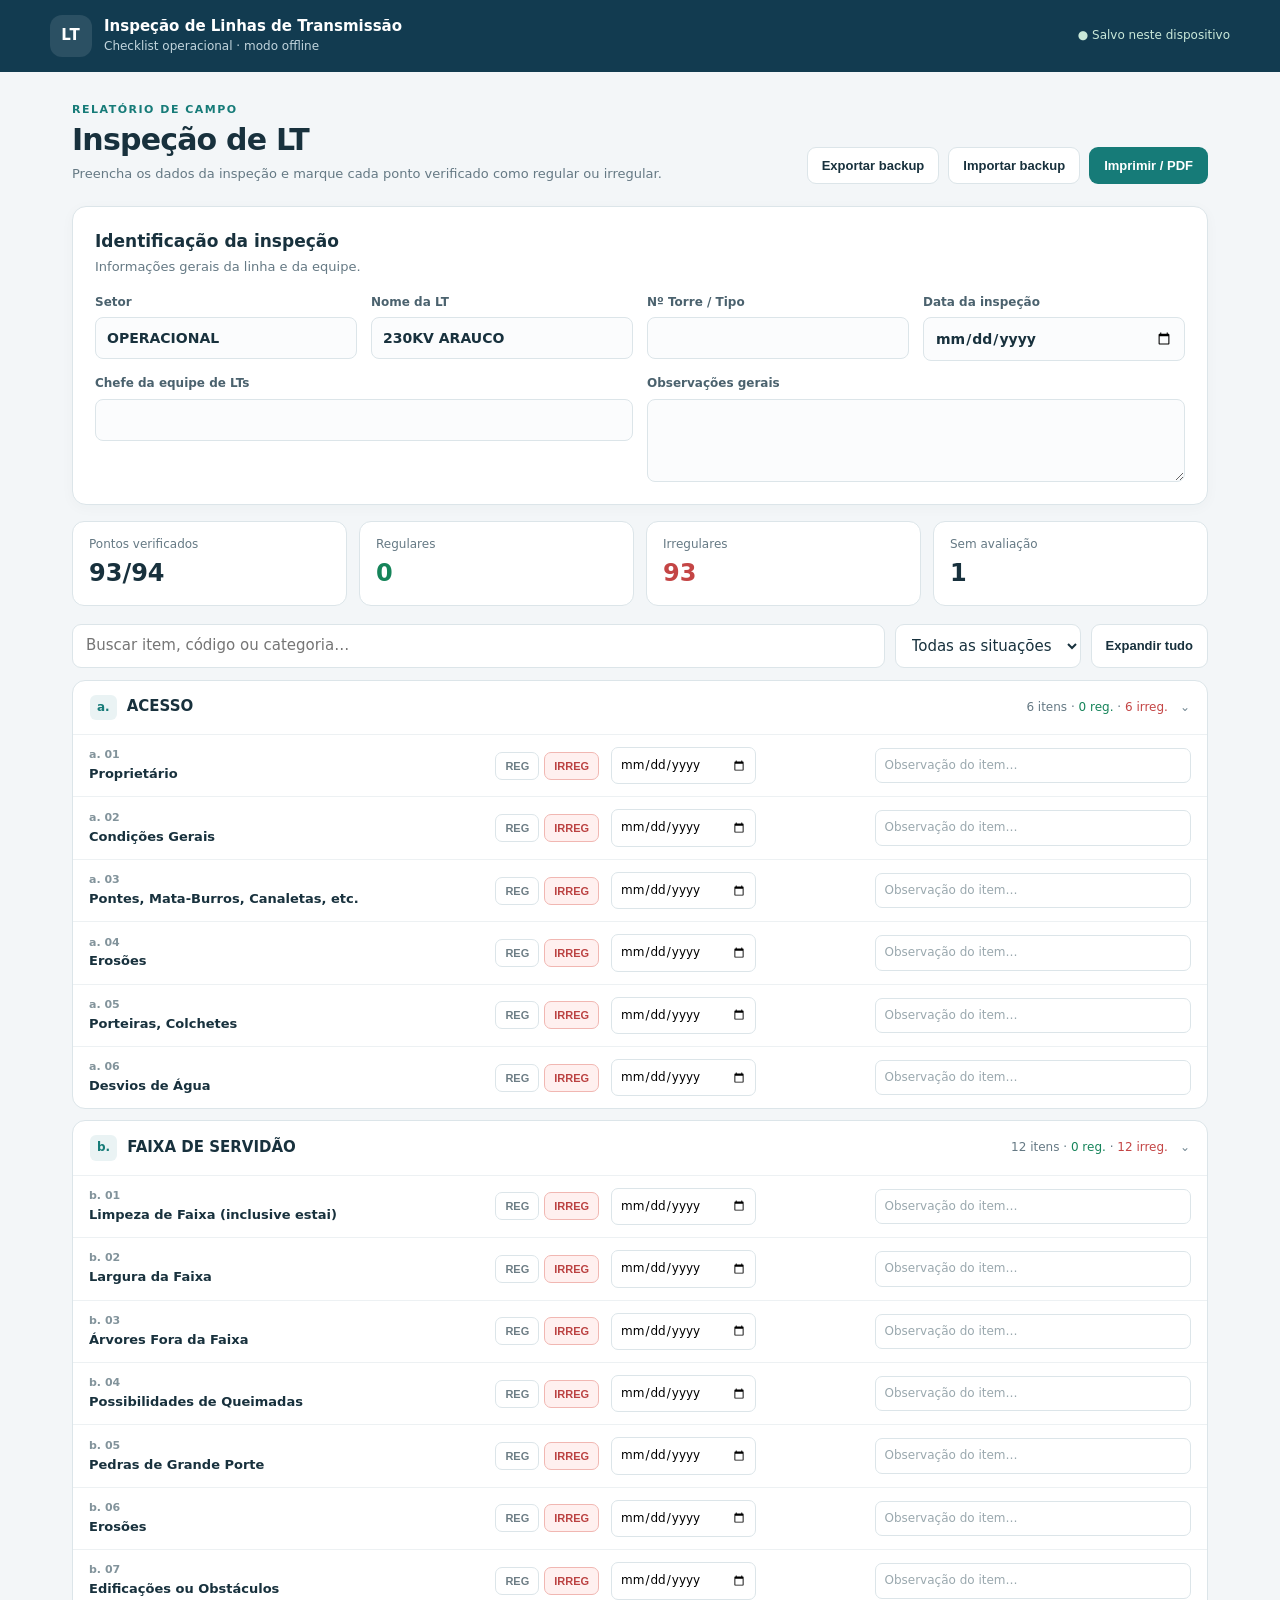
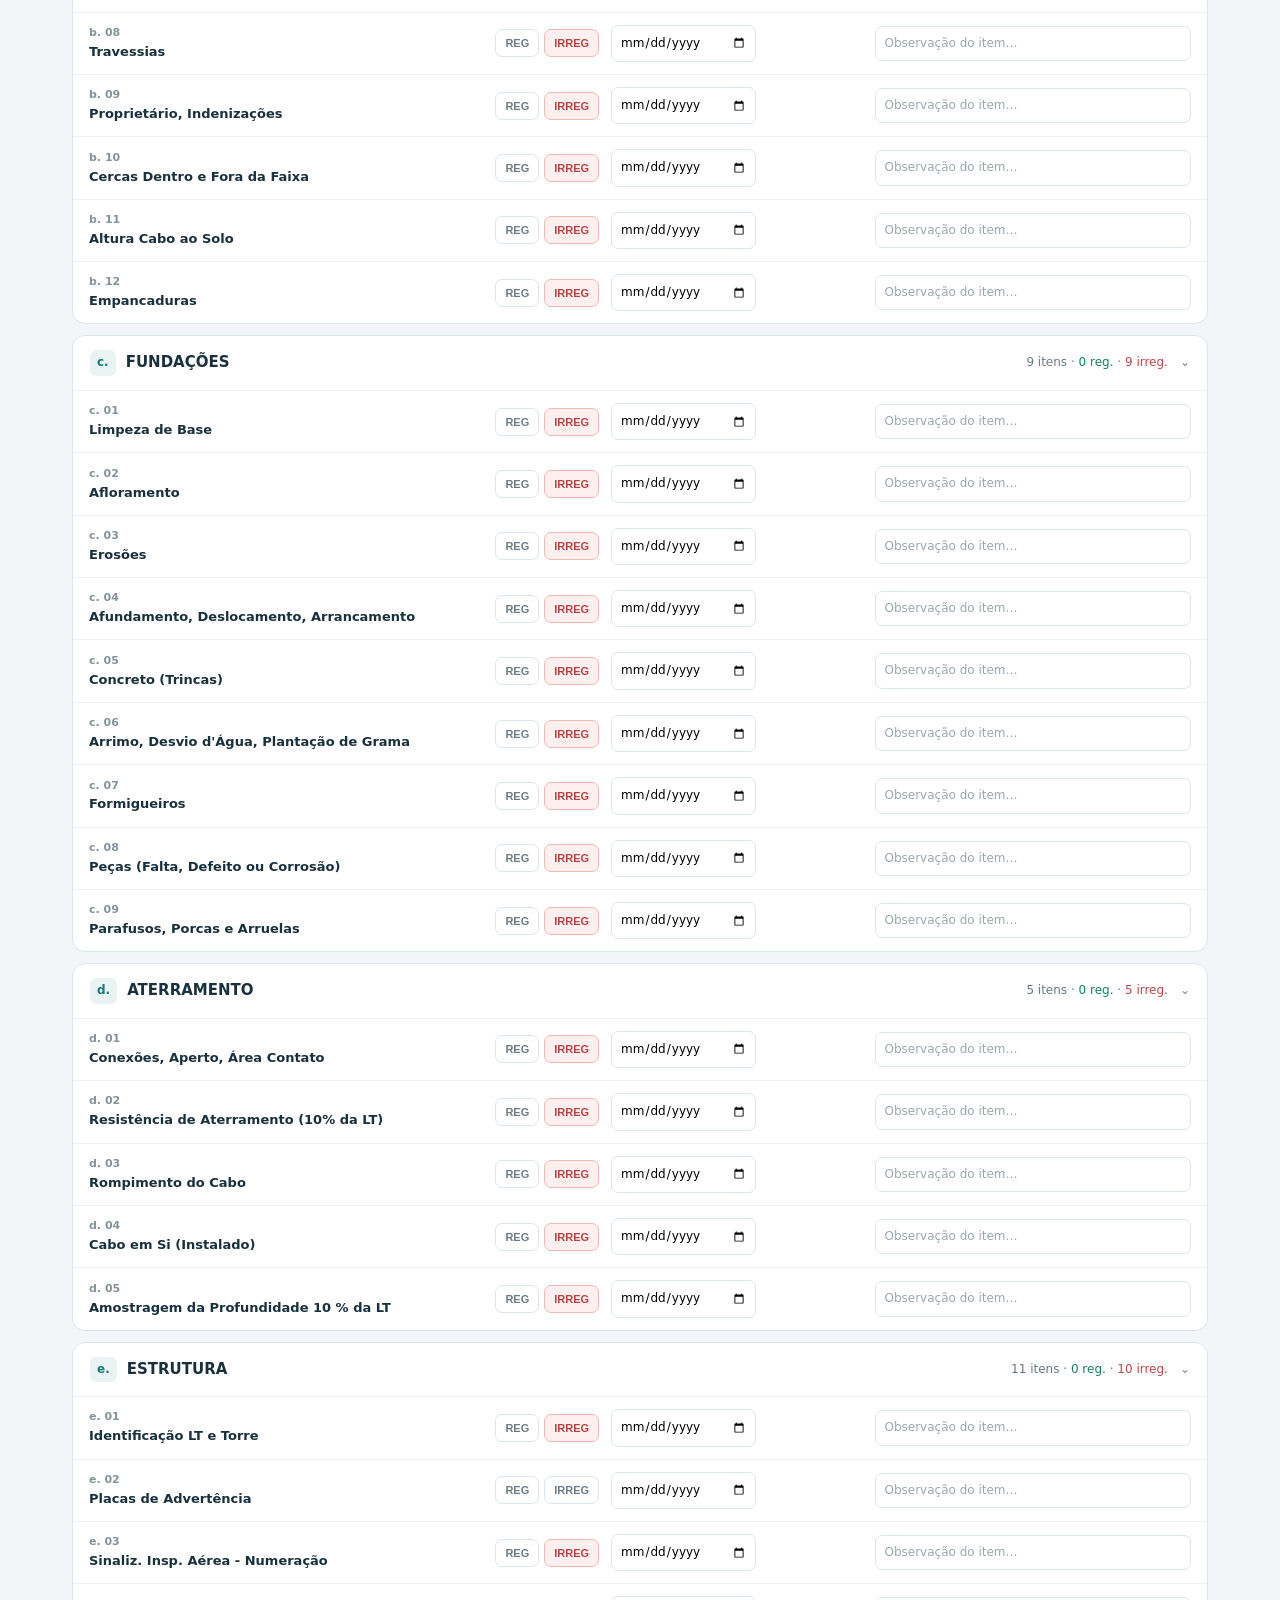
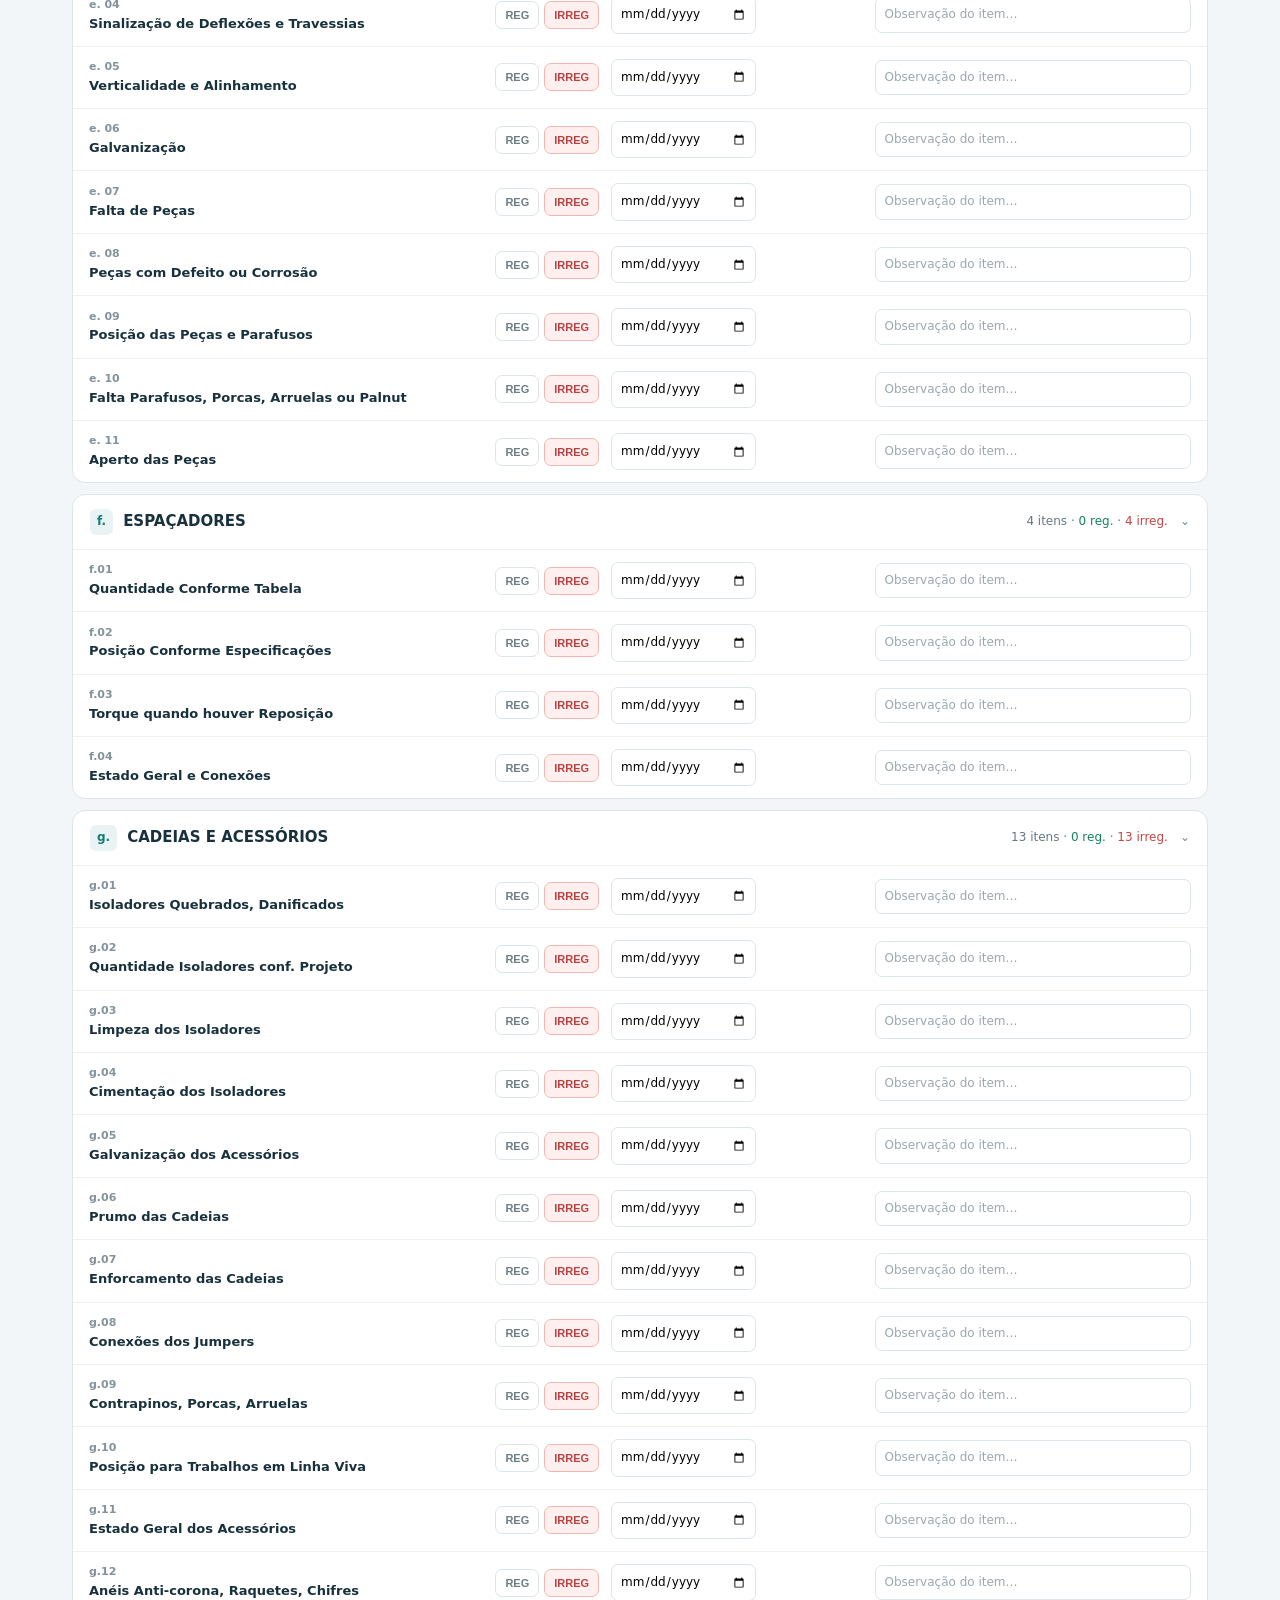
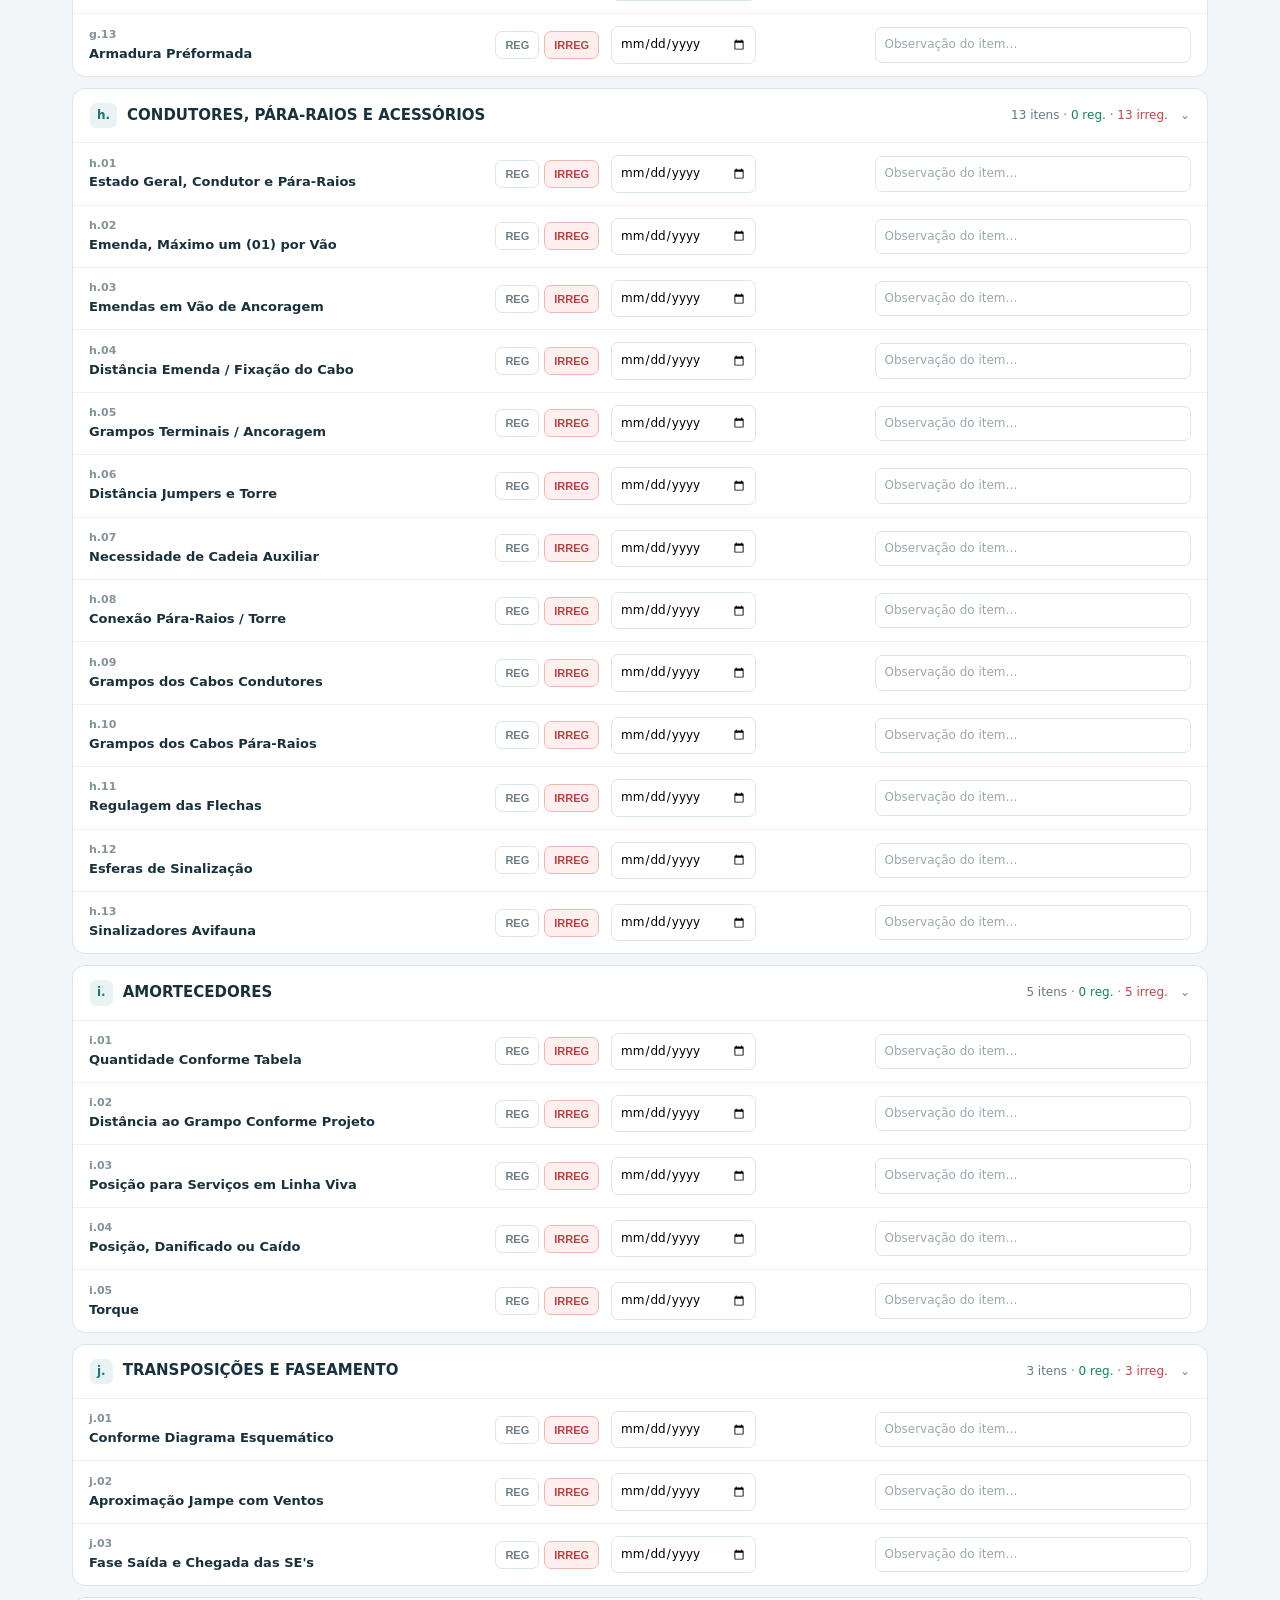
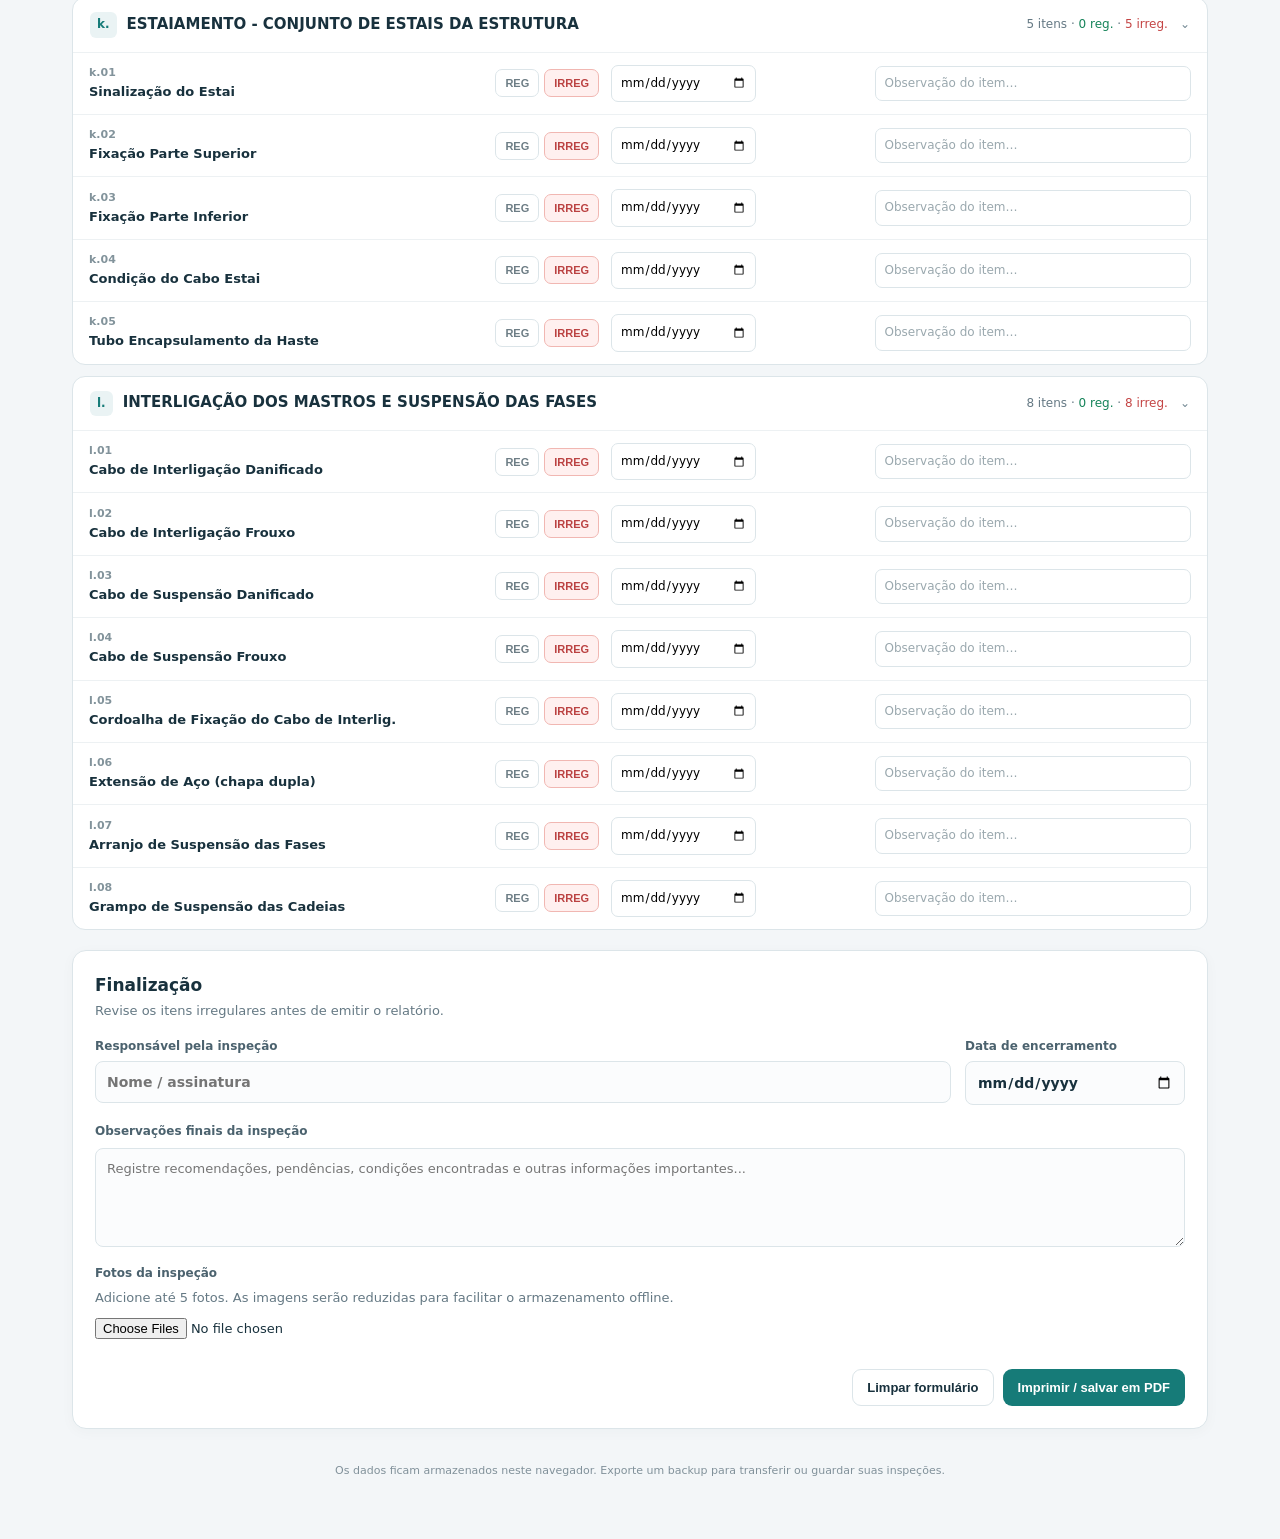
<file: index.html>
<!doctype html>
<html lang="pt-BR">
<head>
<meta charset="utf-8"><meta name="viewport" content="width=device-width,initial-scale=1">
<meta name="theme-color" content="#123b50"><meta name="description" content="Inspeção de linhas de transmissão — funciona offline">
<link rel="manifest" href="manifest.webmanifest"><link rel="stylesheet" href="style.css">
<title>Inspeção de Linhas de Transmissão</title>
</head>
<body>
<header class="top">
  <div class="brand"><div class="mark">LT</div><div><strong>Inspeção de Linhas de Transmissão</strong><small>Checklist operacional · modo offline</small></div></div>
  <div class="head-actions"><span id="saveState" class="save">● Salvo neste dispositivo</span><button class="btn ghost" id="installBtn" hidden>Instalar app</button></div>
</header>
<main>
<section class="intro">
 <div><p class="eyebrow">RELATÓRIO DE CAMPO</p><h1>Inspeção de LT</h1><p class="muted">Preencha os dados da inspeção e marque cada ponto verificado como regular ou irregular.</p></div>
 <div class="actions"><button class="btn secondary" id="exportBtn">Exportar backup</button><button class="btn secondary" id="importBtn">Importar backup</button><button class="btn primary" id="printBtn">Imprimir / PDF</button><input type="file" id="importFile" accept="application/json" hidden></div>
</section>
<section class="panel">
 <div class="section-head"><div><h2>Identificação da inspeção</h2><p class="muted">Informações gerais da linha e da equipe.</p></div></div>
 <div class="form-grid">
  <label>Setor<input id="setor" autocomplete="organization"></label>
  <label>Nome da LT<input id="lt"></label>
  <label>Nº Torre / Tipo<input id="torre"></label>
  <label>Data da inspeção<input id="data" type="date"></label>
  <label class="span2">Chefe da equipe de LTs<input id="chefe"></label>
  <label class="span2">Observações gerais<textarea id="observacoes" rows="3"></textarea></label>
 </div>
</section>
<section class="stats">
 <div class="stat"><span>Pontos verificados</span><strong id="checkedCount">0/0</strong></div>
 <div class="stat"><span>Regulares</span><strong class="green" id="regularCount">0</strong></div>
 <div class="stat"><span>Irregulares</span><strong class="red" id="irregularCount">0</strong></div>
 <div class="stat"><span>Sem avaliação</span><strong id="pendingCount">0</strong></div>
</section>
<section class="toolbar">
 <input id="search" class="search" placeholder="Buscar item, código ou categoria…" aria-label="Buscar">
 <select id="filter" aria-label="Filtrar situação"><option value="all">Todas as situações</option><option value="pending">Sem avaliação</option><option value="REG">Regulares</option><option value="IRREG">Irregulares</option></select>
 <button class="btn ghost" id="expandBtn">Expandir tudo</button>
</section>
<div id="checklist"></div>
<section class="panel footer-panel">
 <div class="section-head"><div><h2>Finalização</h2><p class="muted">Revise os itens irregulares antes de emitir o relatório.</p></div></div>
 <div class="sign-grid"><label>Responsável pela inspeção<input id="responsavel" placeholder="Nome / assinatura"></label><label>Data de encerramento<input id="dataFim" type="date"></label></div>
 <div class="final-notes"><label for="observacoesFinais">Observações finais da inspeção</label><textarea id="observacoesFinais" rows="4" placeholder="Registre recomendações, pendências, condições encontradas e outras informações importantes..."></textarea></div>
 <div class="photo-area">
  <label for="fotosInspecao" class="photo-label">Fotos da inspeção</label>
  <p class="muted">Adicione até 5 fotos. As imagens serão reduzidas para facilitar o armazenamento offline.</p>
  <input id="fotosInspecao" type="file" accept="image/*" multiple>
  <div id="photoPreview" class="photo-preview"></div>
 </div>
 <div class="bottom-actions"><button class="btn secondary" id="resetBtn">Limpar formulário</button><button class="btn primary" id="printBottom">Imprimir / salvar em PDF</button></div>
</section>
<footer>Os dados ficam armazenados neste navegador. Exporte um backup para transferir ou guardar suas inspeções.</footer>
</main>
<script src="app.js"></script>
</body></html
         <img src="assets/logo-mp.png" 
     alt="MP Engenharia Elétrica"
     class="logo">
</file>
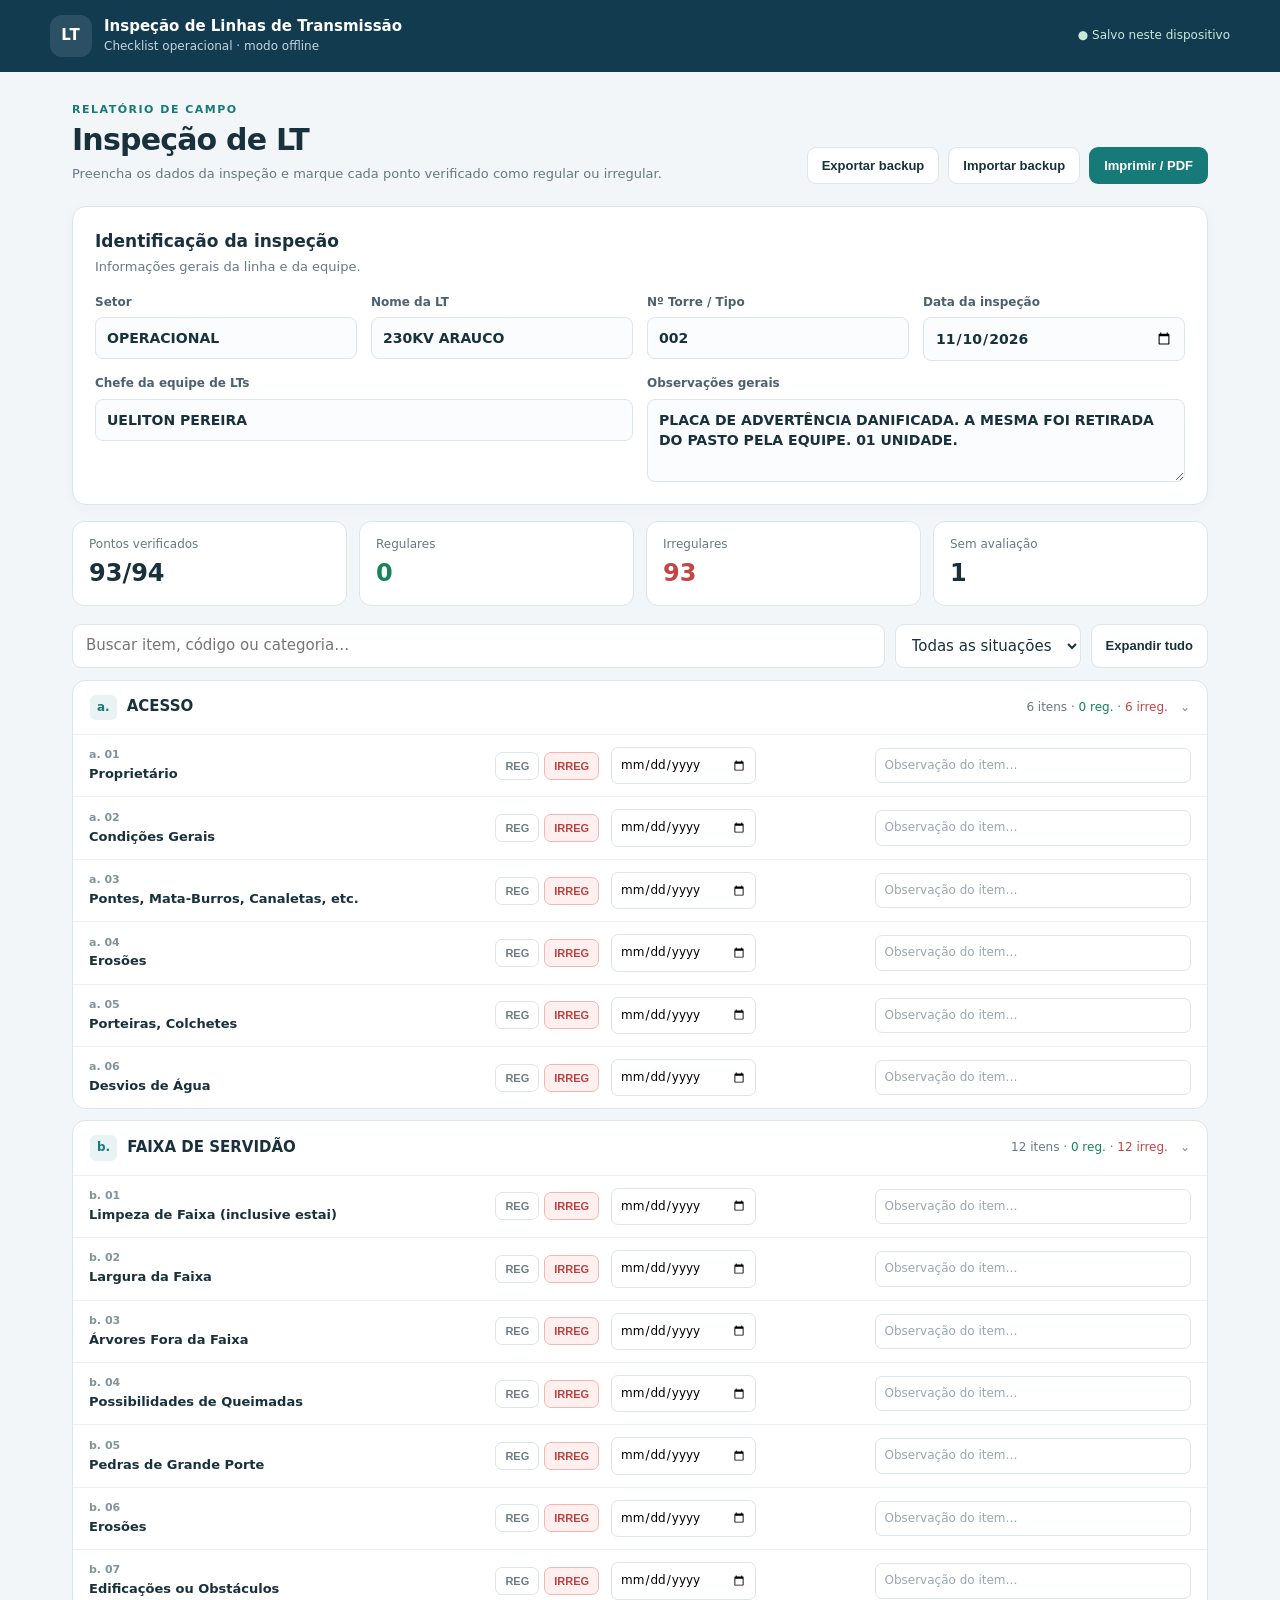
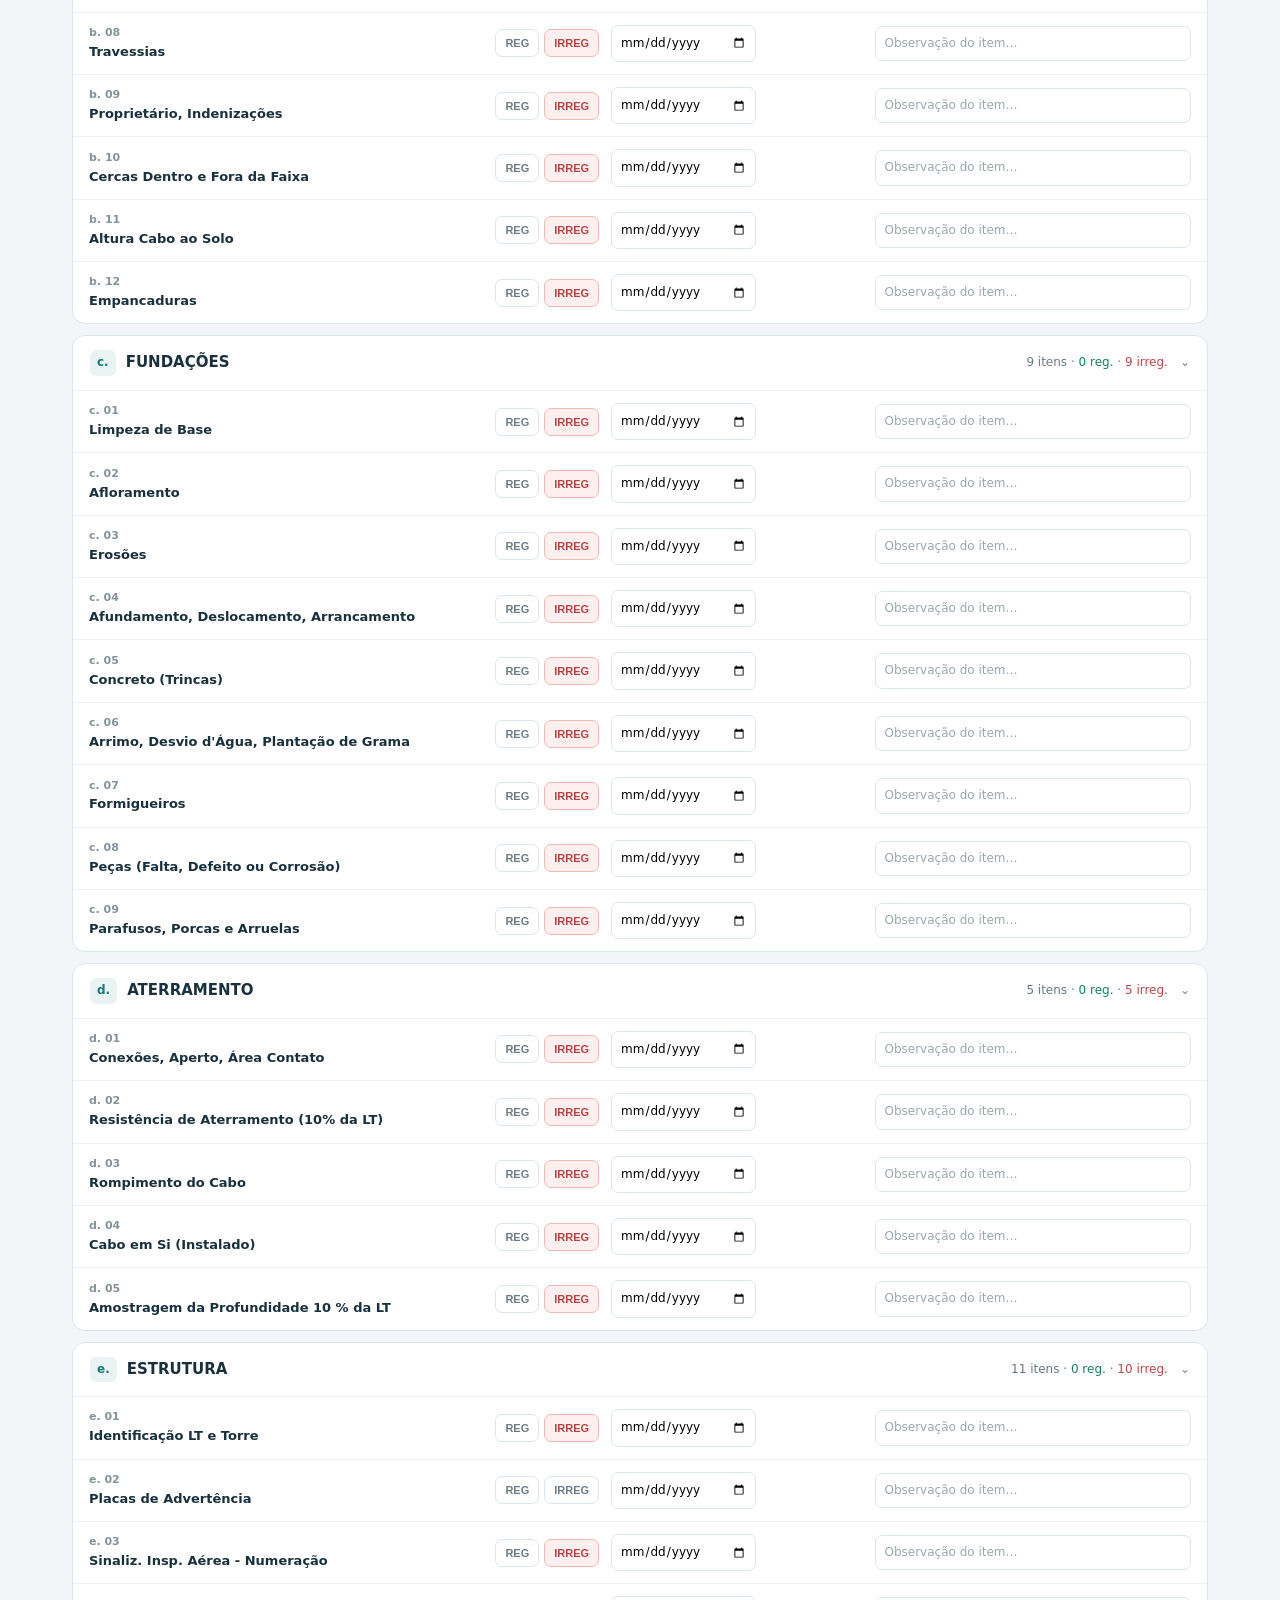
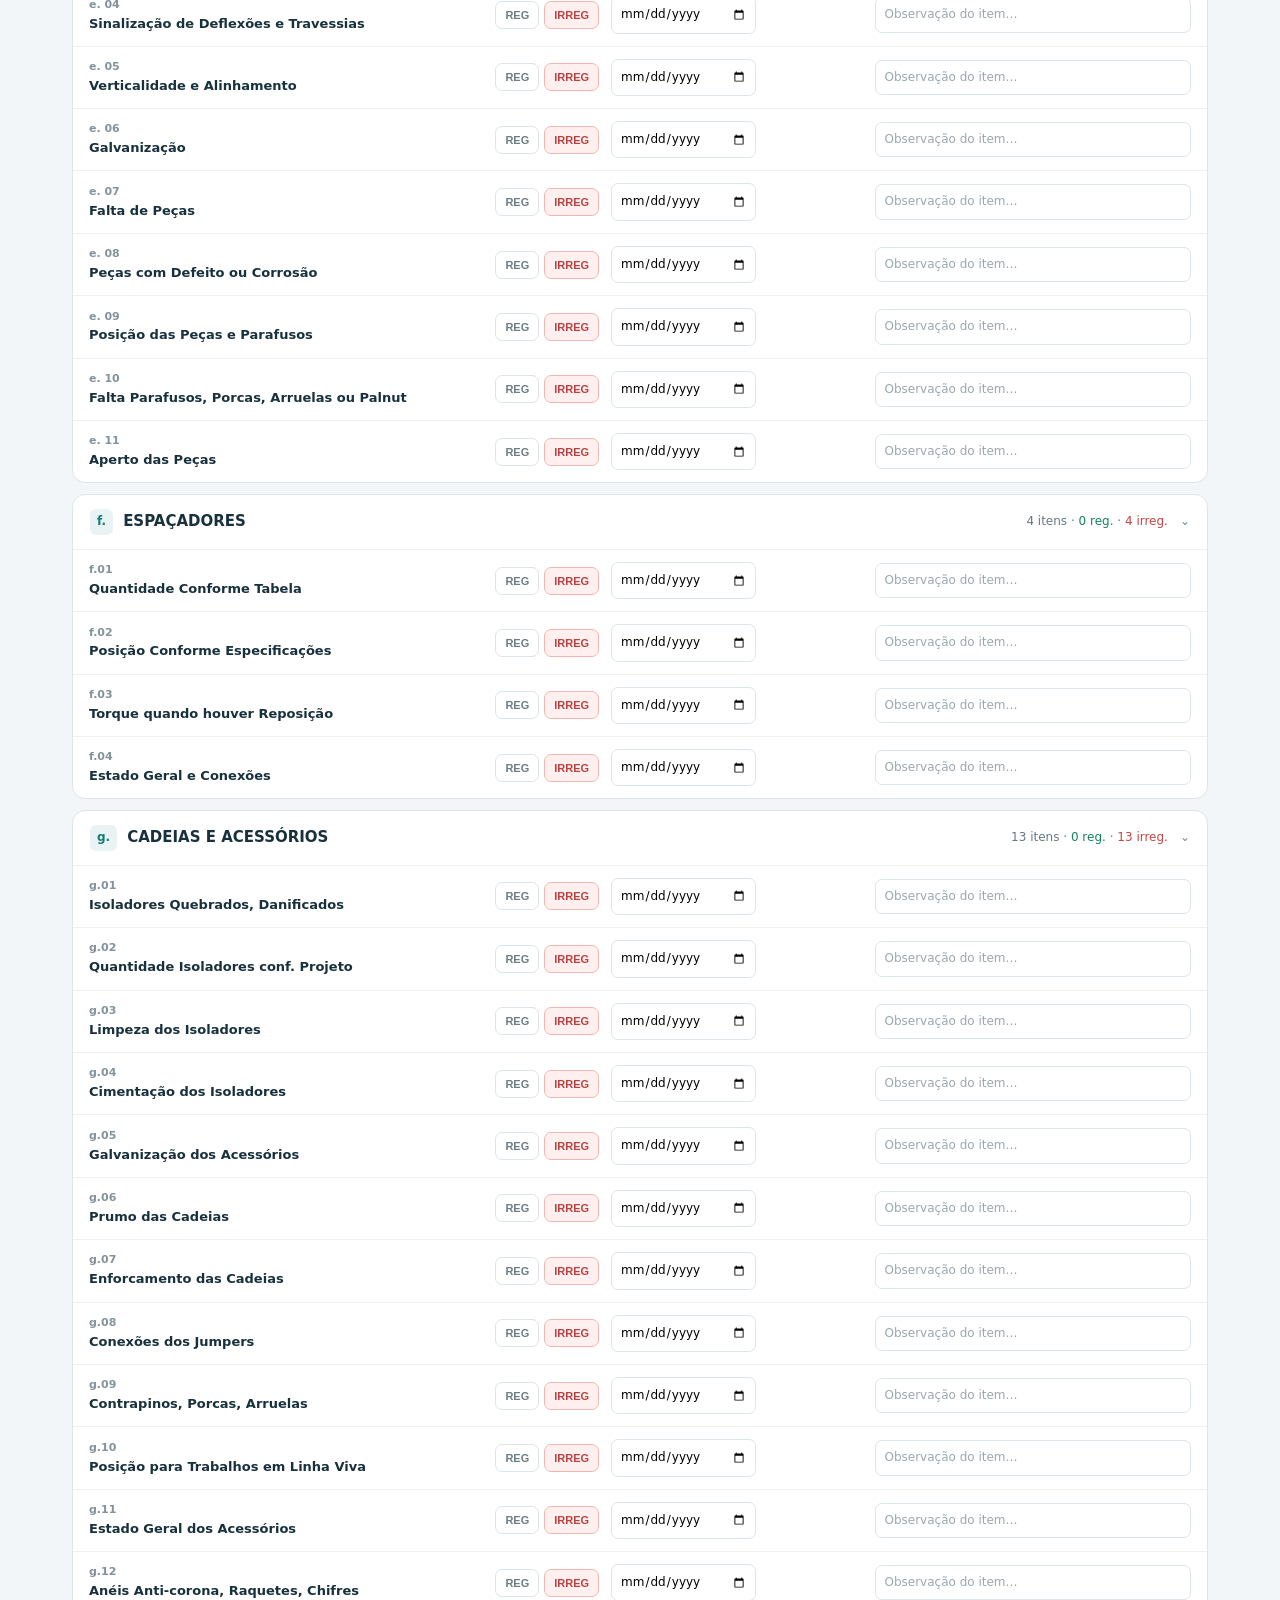
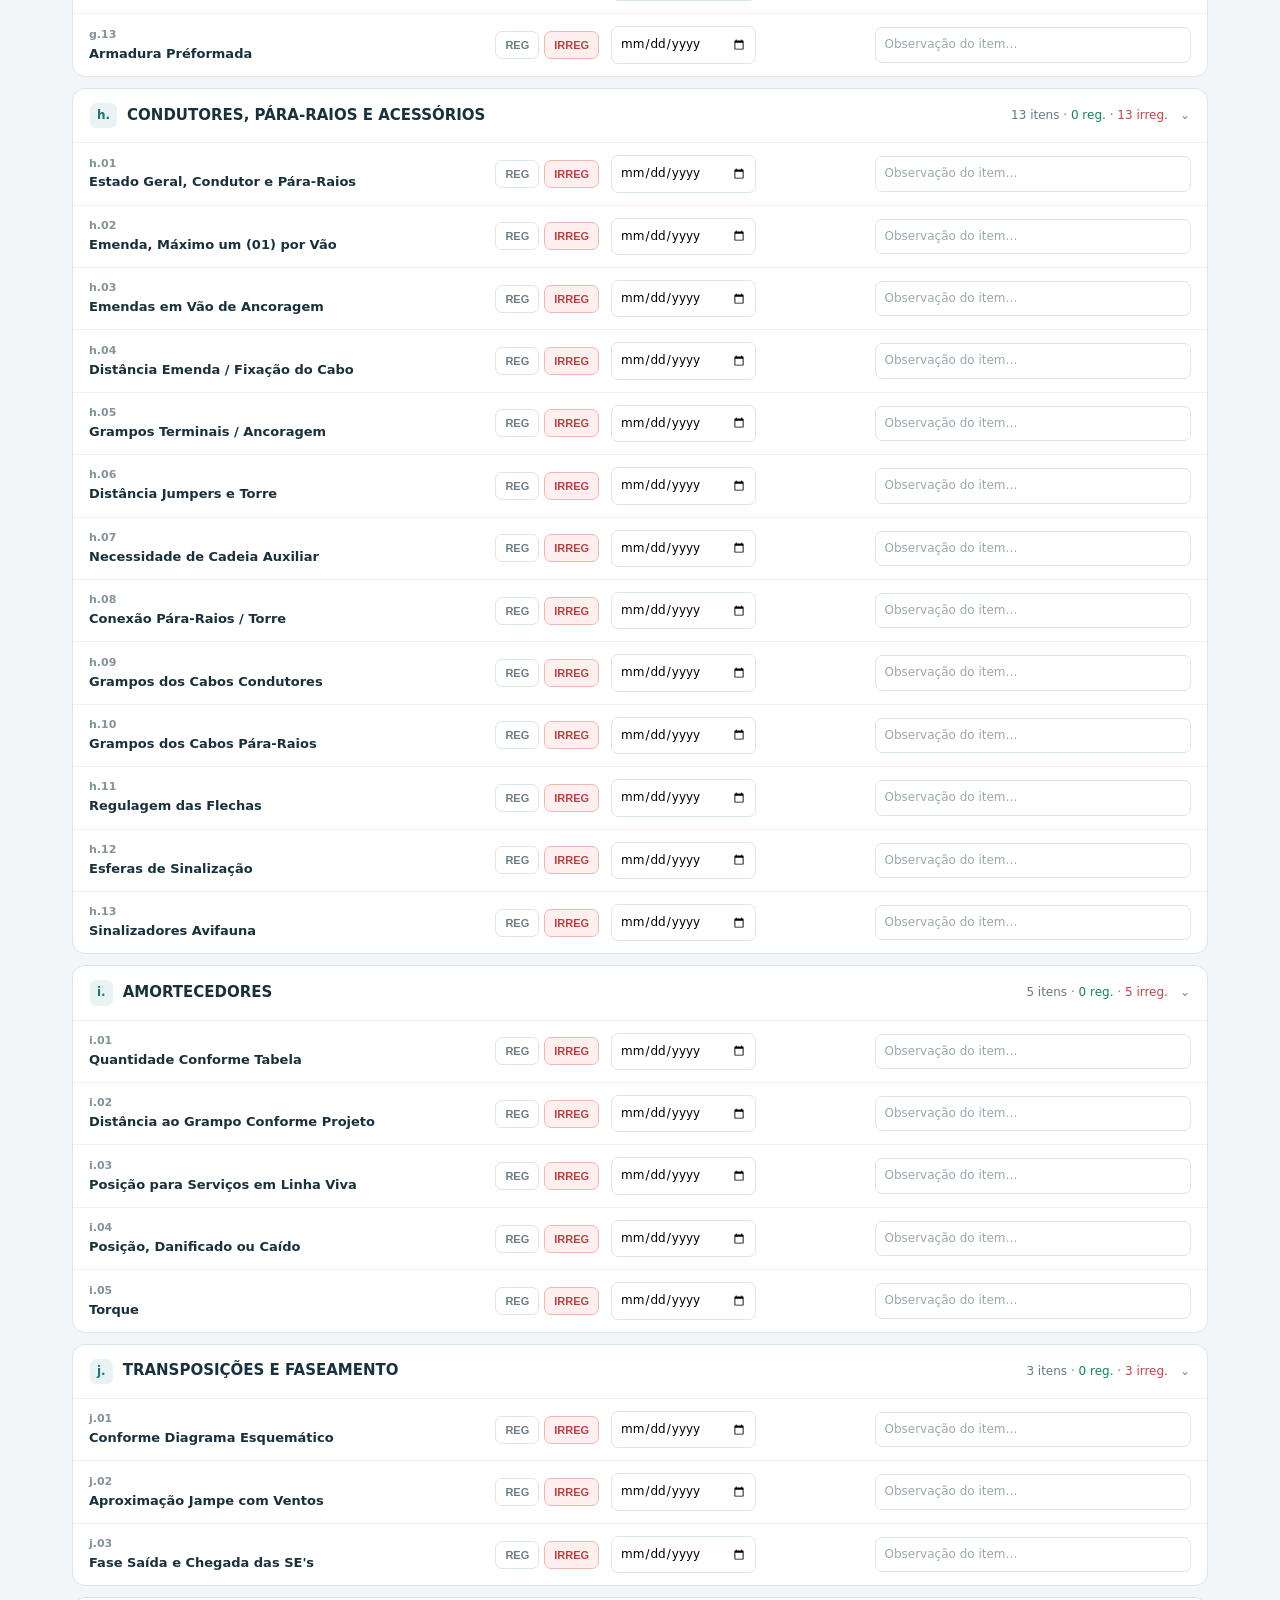
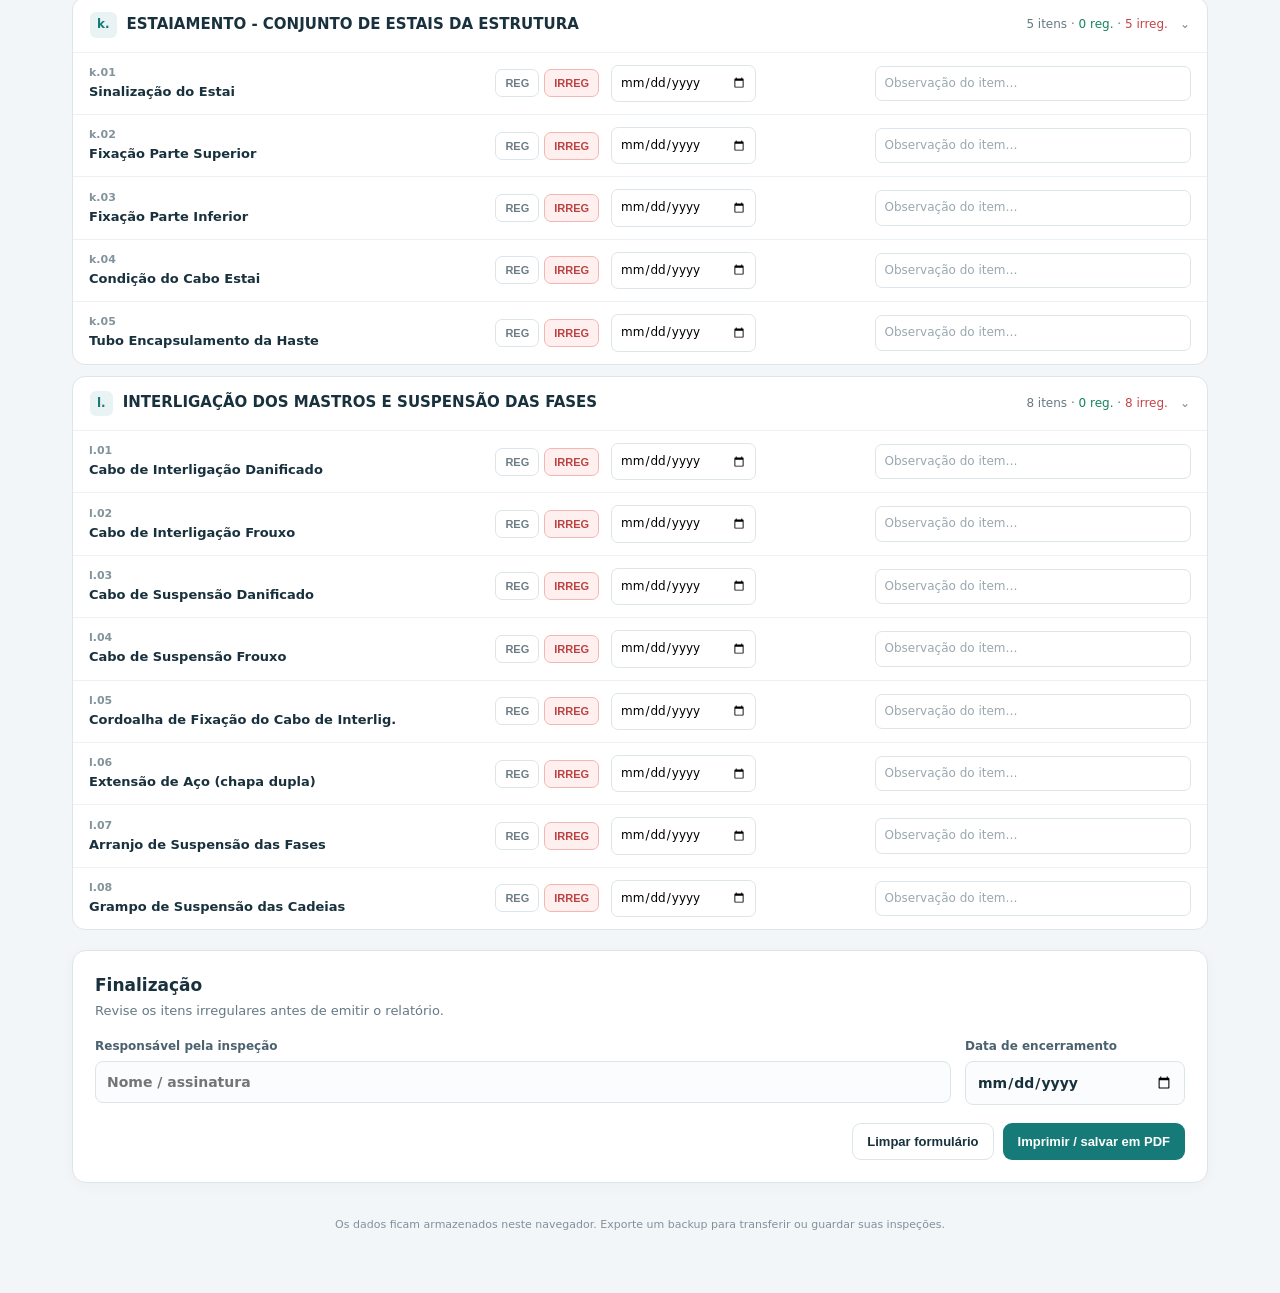
<file: site_inspecao_linhas_github/index.html>
<!doctype html>
<html lang="pt-BR">
<head>
<meta charset="utf-8"><meta name="viewport" content="width=device-width,initial-scale=1">
<meta name="theme-color" content="#123b50"><meta name="description" content="Inspeção de linhas de transmissão — funciona offline">
<link rel="manifest" href="manifest.webmanifest"><link rel="stylesheet" href="style.css">
<title>Inspeção de Linhas de Transmissão</title>
</head>
<body>
<header class="top">
  <div class="brand"><div class="mark">LT</div><div><strong>Inspeção de Linhas de Transmissão</strong><small>Checklist operacional · modo offline</small></div></div>
  <div class="head-actions"><span id="saveState" class="save">● Salvo neste dispositivo</span><button class="btn ghost" id="installBtn" hidden>Instalar app</button></div>
</header>
<main>
<section class="intro">
 <div><p class="eyebrow">RELATÓRIO DE CAMPO</p><h1>Inspeção de LT</h1><p class="muted">Preencha os dados da inspeção e marque cada ponto verificado como regular ou irregular.</p></div>
 <div class="actions"><button class="btn secondary" id="exportBtn">Exportar backup</button><button class="btn secondary" id="importBtn">Importar backup</button><button class="btn primary" id="printBtn">Imprimir / PDF</button><input type="file" id="importFile" accept="application/json" hidden></div>
</section>
<section class="panel">
 <div class="section-head"><div><h2>Identificação da inspeção</h2><p class="muted">Informações gerais da linha e da equipe.</p></div></div>
 <div class="form-grid">
  <label>Setor<input id="setor" autocomplete="organization"></label>
  <label>Nome da LT<input id="lt"></label>
  <label>Nº Torre / Tipo<input id="torre"></label>
  <label>Data da inspeção<input id="data" type="date"></label>
  <label class="span2">Chefe da equipe de LTs<input id="chefe"></label>
  <label class="span2">Observações gerais<textarea id="observacoes" rows="3"></textarea></label>
 </div>
</section>
<section class="stats">
 <div class="stat"><span>Pontos verificados</span><strong id="checkedCount">0/0</strong></div>
 <div class="stat"><span>Regulares</span><strong class="green" id="regularCount">0</strong></div>
 <div class="stat"><span>Irregulares</span><strong class="red" id="irregularCount">0</strong></div>
 <div class="stat"><span>Sem avaliação</span><strong id="pendingCount">0</strong></div>
</section>
<section class="toolbar">
 <input id="search" class="search" placeholder="Buscar item, código ou categoria…" aria-label="Buscar">
 <select id="filter" aria-label="Filtrar situação"><option value="all">Todas as situações</option><option value="pending">Sem avaliação</option><option value="REG">Regulares</option><option value="IRREG">Irregulares</option></select>
 <button class="btn ghost" id="expandBtn">Expandir tudo</button>
</section>
<div id="checklist"></div>
<section class="panel footer-panel">
 <div class="section-head"><div><h2>Finalização</h2><p class="muted">Revise os itens irregulares antes de emitir o relatório.</p></div></div>
 <div class="sign-grid"><label>Responsável pela inspeção<input id="responsavel" placeholder="Nome / assinatura"></label><label>Data de encerramento<input id="dataFim" type="date"></label></div>
 <div class="bottom-actions"><button class="btn secondary" id="resetBtn">Limpar formulário</button><button class="btn primary" id="printBottom">Imprimir / salvar em PDF</button></div>
</section>
<footer>Os dados ficam armazenados neste navegador. Exporte um backup para transferir ou guardar suas inspeções.</footer>
</main>
<script src="app.js"></script>
</body></html>
</file>
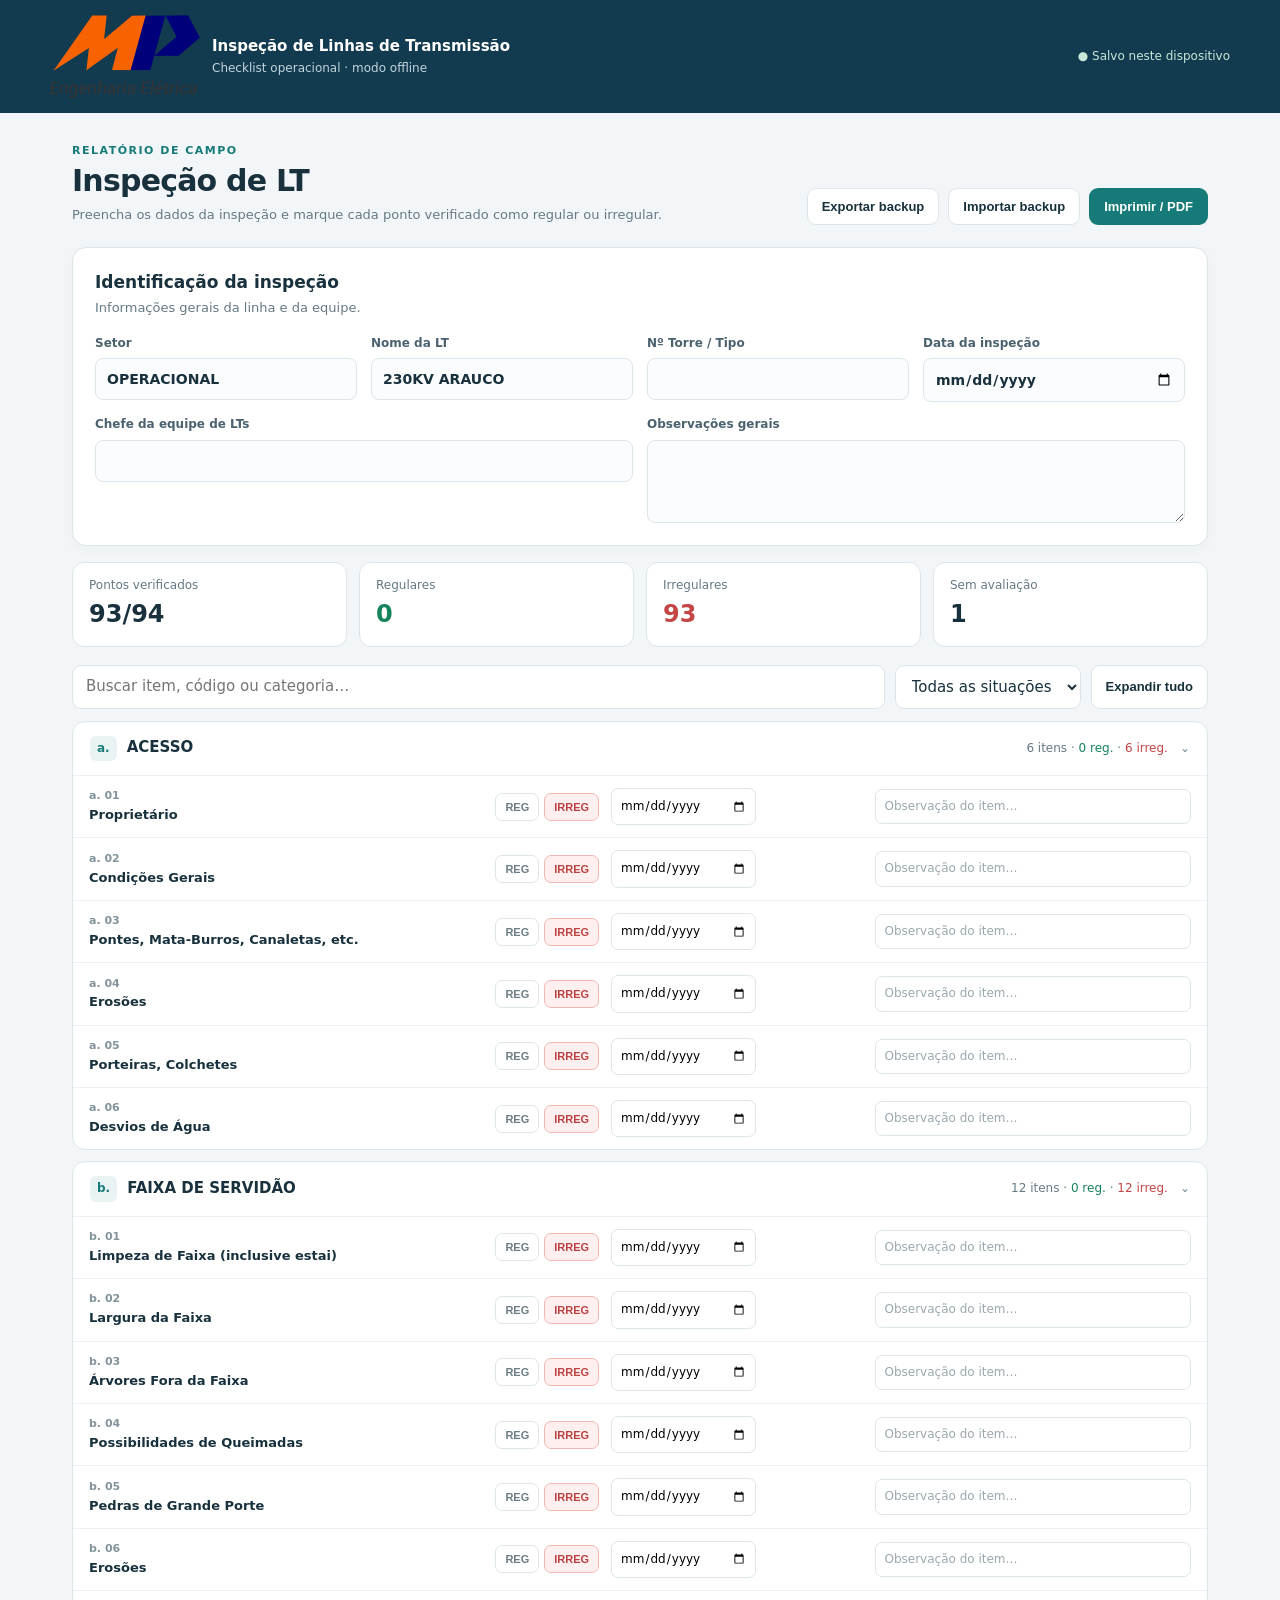
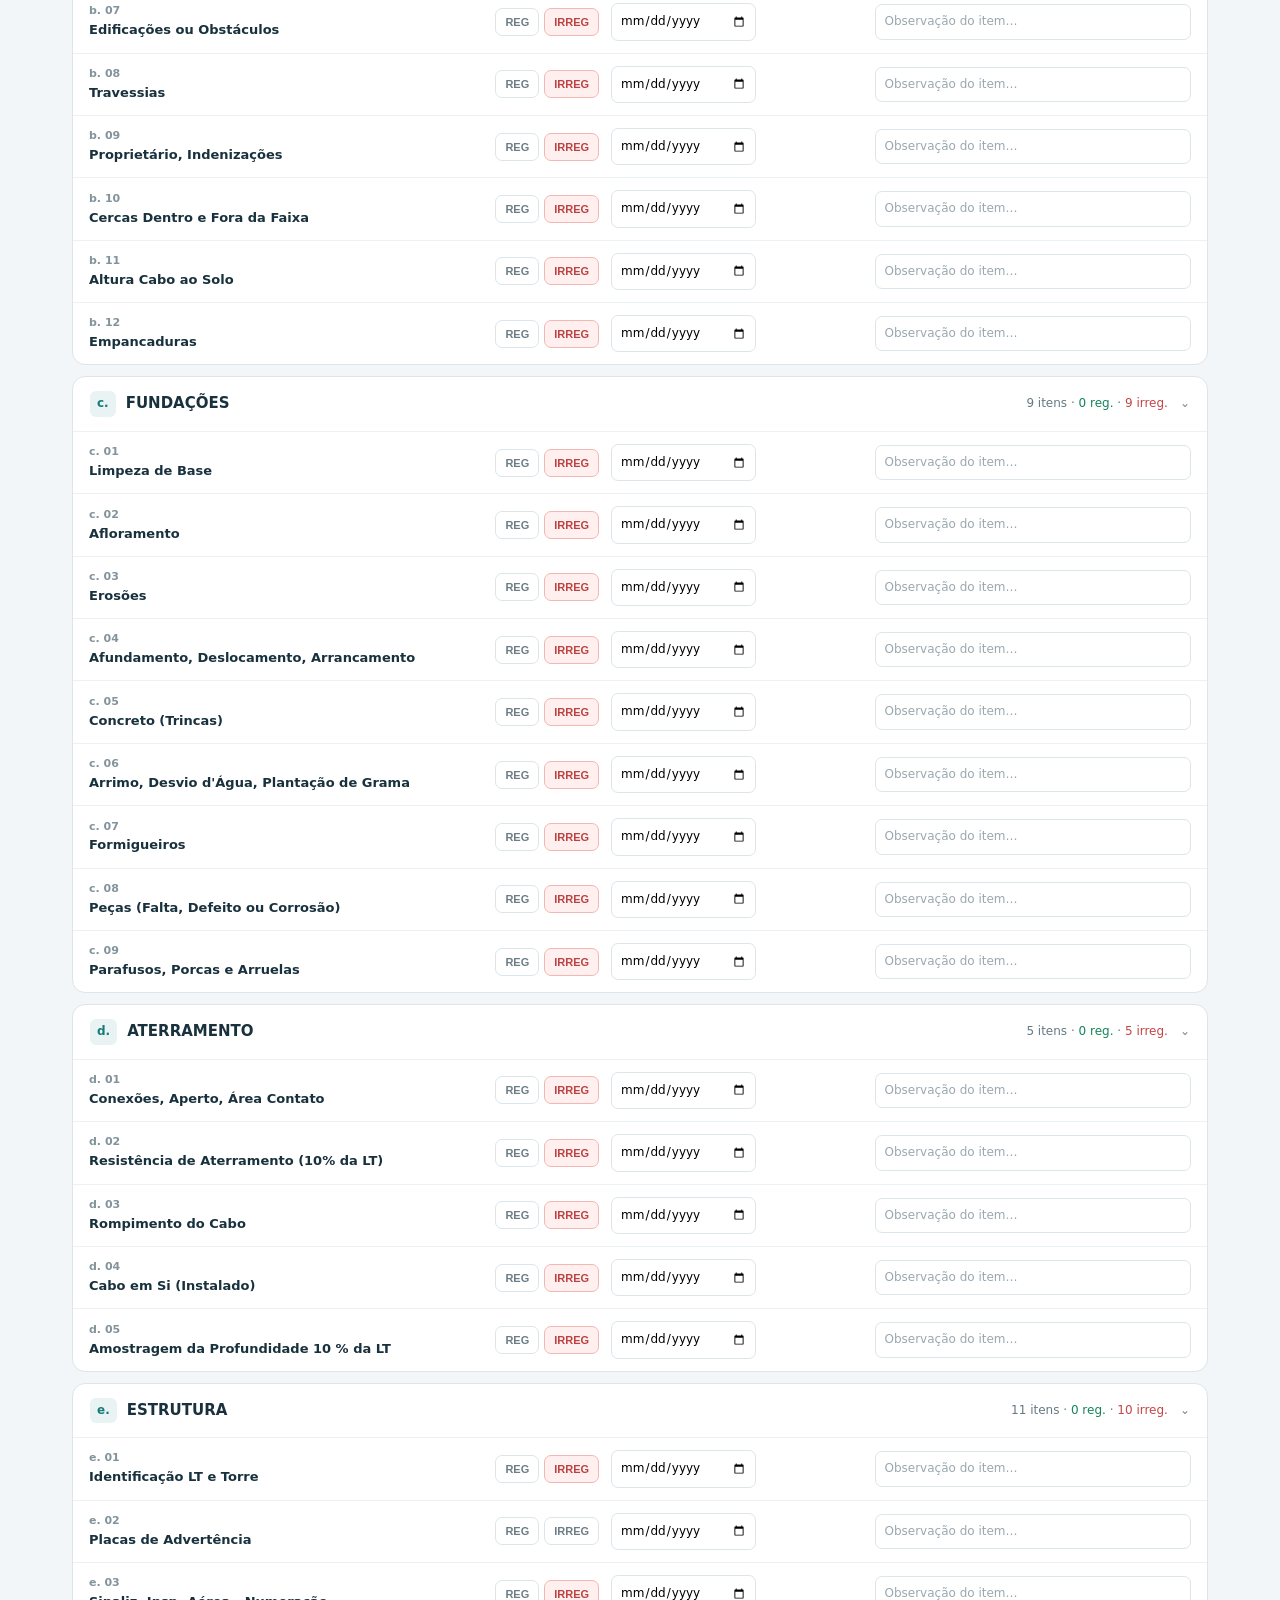
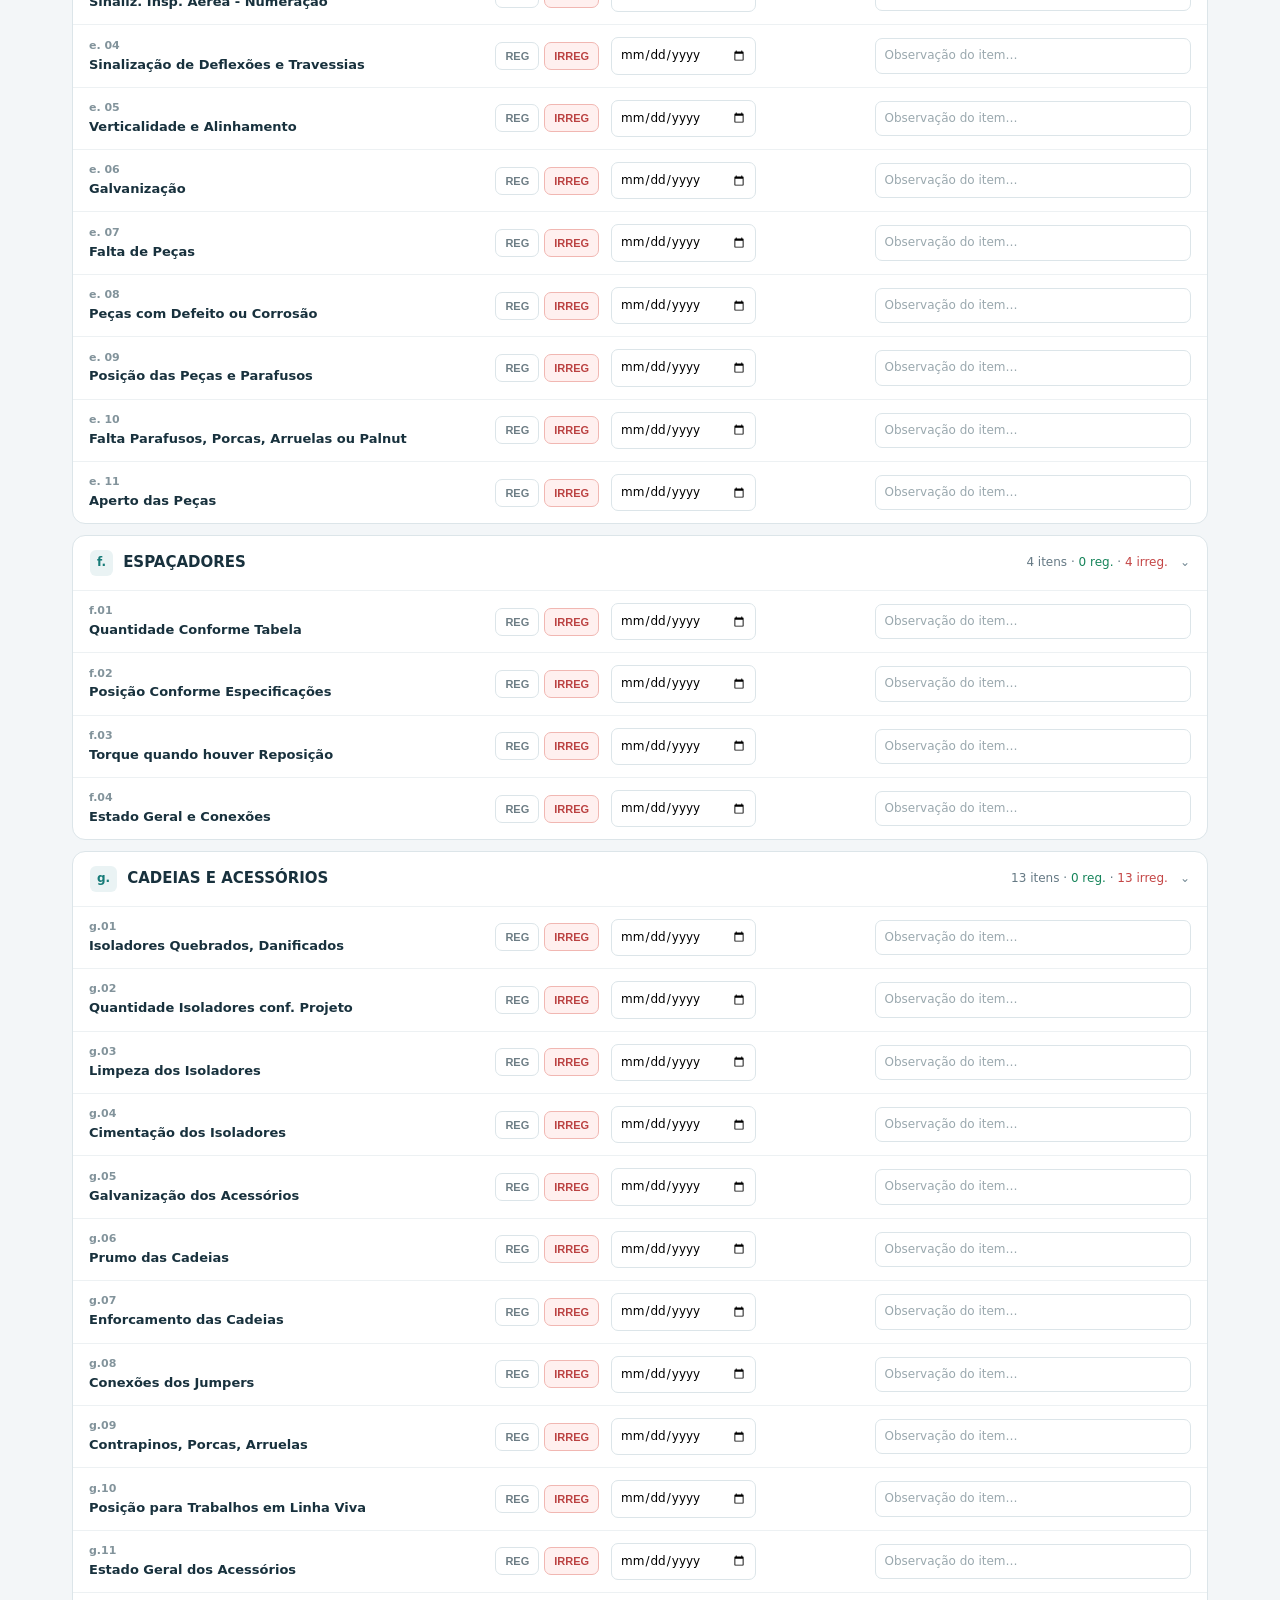
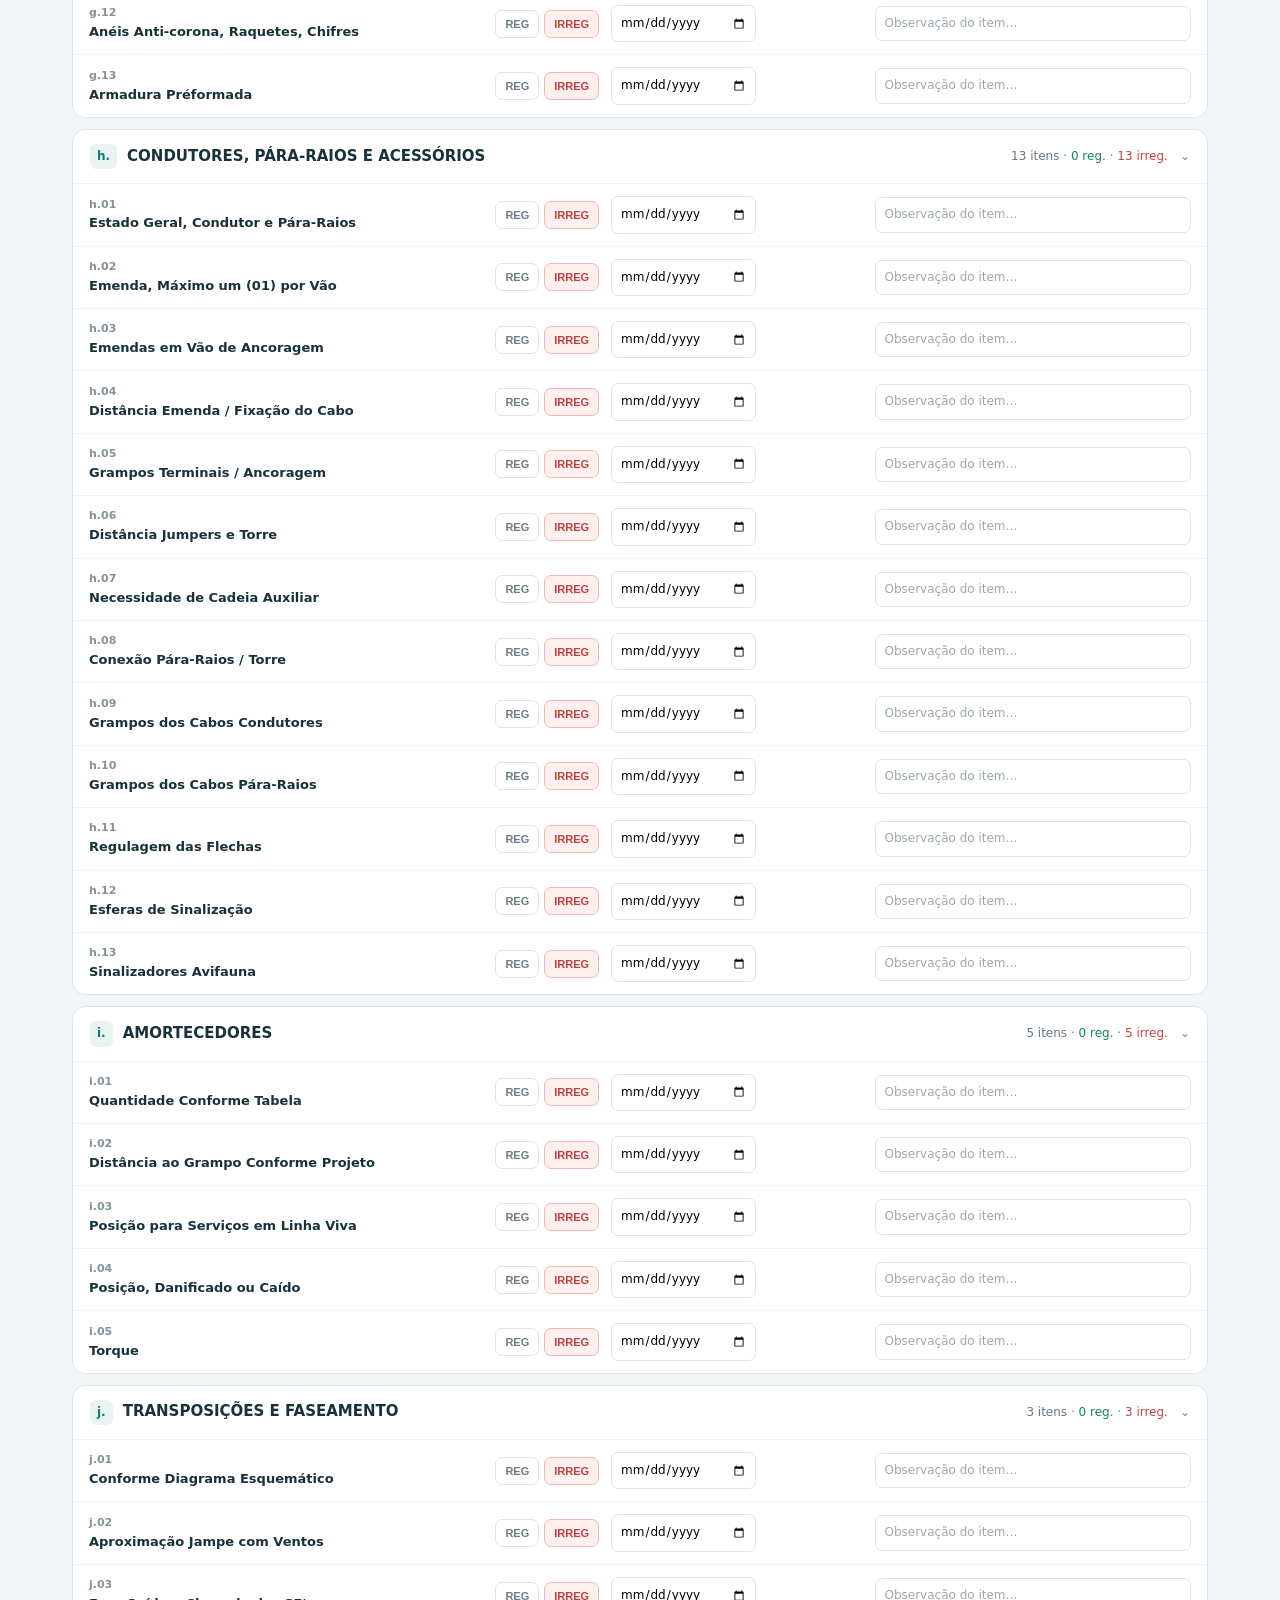
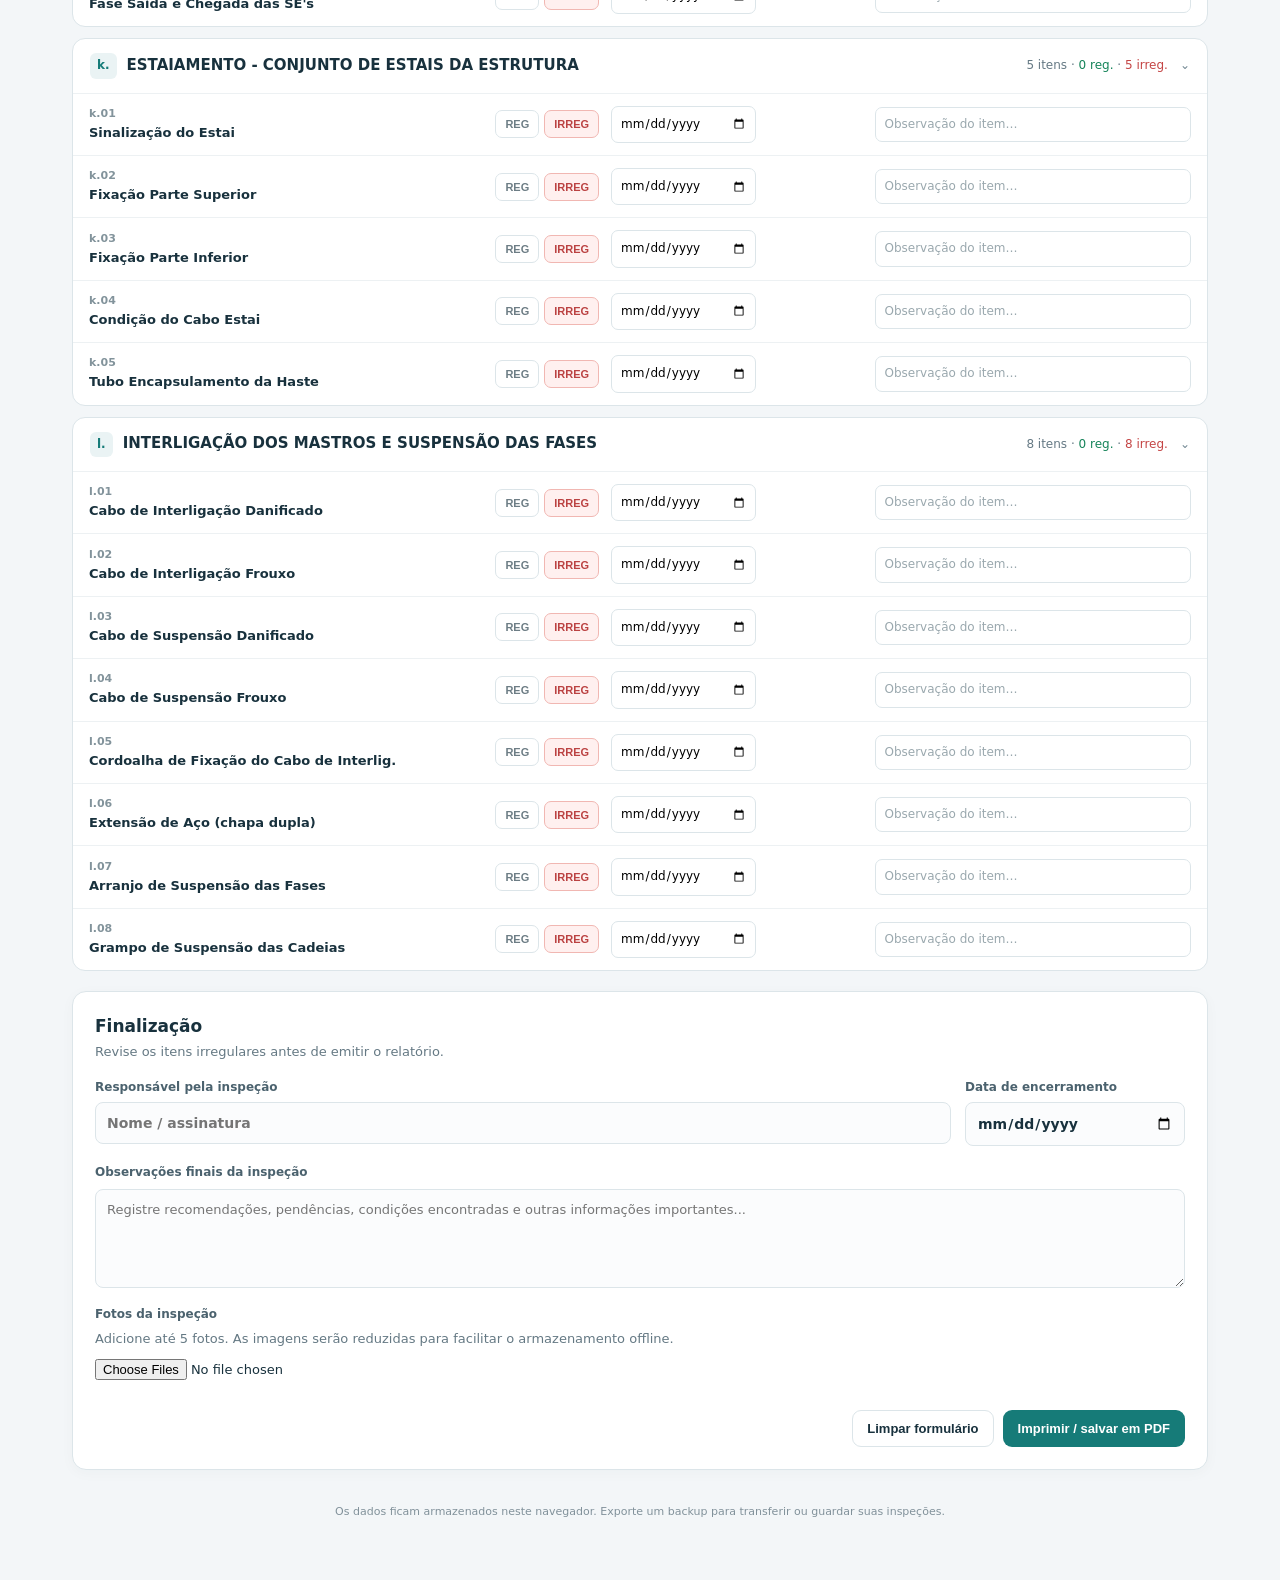
<file: site_inspecao_linhas_MP_logo_original/index.html>
<!doctype html>
<html lang="pt-BR">
<head>
<meta charset="utf-8"><meta name="viewport" content="width=device-width,initial-scale=1">
<meta name="theme-color" content="#123b50"><meta name="description" content="Inspeção de linhas de transmissão — funciona offline">
<link rel="manifest" href="manifest.webmanifest"><link rel="stylesheet" href="style.css">
<title>Inspeção de Linhas de Transmissão</title>
</head>
<body>
<header class="top">
  <div class="brand"><img class="logo-mp" src="assets/logo-mp.png" alt="MP Engenharia Elétrica"><div class="brand-copy"><strong>Inspeção de Linhas de Transmissão</strong><small>Checklist operacional · modo offline</small></div></div>
  <div class="head-actions"><span id="saveState" class="save">● Salvo neste dispositivo</span><button class="btn ghost" id="installBtn" hidden>Instalar app</button></div>
</header>
<main>
<section class="intro">
 <div><p class="eyebrow">RELATÓRIO DE CAMPO</p><h1>Inspeção de LT</h1><p class="muted">Preencha os dados da inspeção e marque cada ponto verificado como regular ou irregular.</p></div>
 <div class="actions"><button class="btn secondary" id="exportBtn">Exportar backup</button><button class="btn secondary" id="importBtn">Importar backup</button><button class="btn primary" id="printBtn">Imprimir / PDF</button><input type="file" id="importFile" accept="application/json" hidden></div>
</section>
<section class="panel">
 <div class="section-head"><div><h2>Identificação da inspeção</h2><p class="muted">Informações gerais da linha e da equipe.</p></div></div>
 <div class="form-grid">
  <label>Setor<input id="setor" autocomplete="organization"></label>
  <label>Nome da LT<input id="lt"></label>
  <label>Nº Torre / Tipo<input id="torre"></label>
  <label>Data da inspeção<input id="data" type="date"></label>
  <label class="span2">Chefe da equipe de LTs<input id="chefe"></label>
  <label class="span2">Observações gerais<textarea id="observacoes" rows="3"></textarea></label>
 </div>
</section>
<section class="stats">
 <div class="stat"><span>Pontos verificados</span><strong id="checkedCount">0/0</strong></div>
 <div class="stat"><span>Regulares</span><strong class="green" id="regularCount">0</strong></div>
 <div class="stat"><span>Irregulares</span><strong class="red" id="irregularCount">0</strong></div>
 <div class="stat"><span>Sem avaliação</span><strong id="pendingCount">0</strong></div>
</section>
<section class="toolbar">
 <input id="search" class="search" placeholder="Buscar item, código ou categoria…" aria-label="Buscar">
 <select id="filter" aria-label="Filtrar situação"><option value="all">Todas as situações</option><option value="pending">Sem avaliação</option><option value="REG">Regulares</option><option value="IRREG">Irregulares</option></select>
 <button class="btn ghost" id="expandBtn">Expandir tudo</button>
</section>
<div id="checklist"></div>
<section class="panel footer-panel">
 <div class="section-head"><div><h2>Finalização</h2><p class="muted">Revise os itens irregulares antes de emitir o relatório.</p></div></div>
 <div class="sign-grid"><label>Responsável pela inspeção<input id="responsavel" placeholder="Nome / assinatura"></label><label>Data de encerramento<input id="dataFim" type="date"></label></div>
 <div class="final-notes"><label for="observacoesFinais">Observações finais da inspeção</label><textarea id="observacoesFinais" rows="4" placeholder="Registre recomendações, pendências, condições encontradas e outras informações importantes..."></textarea></div>
 <div class="photo-area">
  <label for="fotosInspecao" class="photo-label">Fotos da inspeção</label>
  <p class="muted">Adicione até 5 fotos. As imagens serão reduzidas para facilitar o armazenamento offline.</p>
  <input id="fotosInspecao" type="file" accept="image/*" multiple>
  <div id="photoPreview" class="photo-preview"></div>
 </div>
 <div class="bottom-actions"><button class="btn secondary" id="resetBtn">Limpar formulário</button><button class="btn primary" id="printBottom">Imprimir / salvar em PDF</button></div>
</section>
<footer>Os dados ficam armazenados neste navegador. Exporte um backup para transferir ou guardar suas inspeções.</footer>
</main>
<script src="app.js"></script>
</body></html>
</file>
<file: style.css>
*{box-sizing:border-box} :root{--navy:#123b50;--teal:#167b78;--bg:#f3f6f8;--line:#dce5e9;--text:#18313d;--muted:#657984}
body{margin:0;background:var(--bg);color:var(--text);font:15px/1.45 Inter,system-ui,-apple-system,Segoe UI,sans-serif}
.top{background:var(--navy);color:#fff;padding:15px max(22px,calc((100% - 1180px)/2));display:flex;align-items:center;justify-content:space-between;gap:16px}
.brand{display:flex;align-items:center;gap:12px}.brand strong{display:block;font-size:15px}.brand small{display:block;color:#c2d5dd;font-size:12px}.mark{width:42px;height:42px;border-radius:12px;background:#ffffff1b;display:grid;place-items:center;font-weight:800;letter-spacing:1px}
.head-actions,.actions,.bottom-actions{display:flex;align-items:center;gap:9px;flex-wrap:wrap}.save{font-size:12px;color:#c9e8d9}
main{max-width:1180px;margin:30px auto;padding:0 22px}.intro{display:flex;justify-content:space-between;align-items:flex-end;gap:24px;margin-bottom:22px}.eyebrow{color:var(--teal);font-size:11px;font-weight:800;letter-spacing:1.5px;margin:0 0 5px}h1{font-size:30px;line-height:1.15;margin:0 0 8px;letter-spacing:-.8px}.muted{color:var(--muted);margin:0;font-size:13px}h2{font-size:17px;margin:0 0 4px}
.btn{border:1px solid transparent;border-radius:9px;padding:10px 14px;font-weight:700;font-size:13px;cursor:pointer;transition:.15s}.btn:hover{transform:translateY(-1px)}.primary{background:var(--teal);color:white}.secondary{background:white;border-color:var(--line);color:var(--text)}.ghost{background:#ffffff15;border-color:#ffffff35;color:inherit}.toolbar .ghost{background:white;border-color:var(--line);color:var(--text)}
.panel{background:white;border:1px solid var(--line);border-radius:14px;padding:22px;margin-bottom:16px;box-shadow:0 3px 14px #15384908}.section-head{display:flex;justify-content:space-between;align-items:center;margin-bottom:17px}
.form-grid{display:grid;grid-template-columns:repeat(4,1fr);gap:14px}.form-grid label,.sign-grid label{font-size:12px;font-weight:700;color:#4b626e;display:flex;flex-direction:column;gap:6px}.form-grid input,.form-grid textarea,.sign-grid input{width:100%;border:1px solid var(--line);border-radius:8px;padding:10px 11px;font:inherit;font-size:14px;color:var(--text);background:#fbfcfd;outline:none}.form-grid input:focus,.form-grid textarea:focus,.sign-grid input:focus,.search:focus{border-color:var(--teal);box-shadow:0 0 0 3px #167b7815}.span2{grid-column:span 2}
.stats{display:grid;grid-template-columns:repeat(4,1fr);gap:12px;margin:16px 0}.stat{background:white;border:1px solid var(--line);border-radius:12px;padding:14px 16px}.stat span{display:block;color:var(--muted);font-size:12px}.stat strong{display:block;font-size:24px;margin-top:3px}.green{color:#16845a}.red{color:#c44545}
.toolbar{display:flex;gap:10px;margin:18px 0 12px}.search{flex:1;min-width:180px;border:1px solid var(--line);border-radius:9px;padding:10px 13px;font:inherit;background:white}.toolbar select{border:1px solid var(--line);border-radius:9px;background:white;padding:10px 12px;color:var(--text);font:inherit}
.category{background:white;border:1px solid var(--line);border-radius:13px;margin-bottom:11px;overflow:hidden}.cat-head{display:flex;align-items:center;justify-content:space-between;padding:14px 17px;cursor:pointer;gap:12px}.cat-title{display:flex;align-items:center;gap:10px;font-weight:800}.cat-code{background:#eaf3f4;color:var(--teal);border-radius:6px;padding:4px 7px;font-size:12px}.cat-meta{color:var(--muted);font-size:12px}.chevron{color:#718792;transition:.2s}.category.closed .chevron{transform:rotate(-90deg)}.cat-body{border-top:1px solid #edf1f3}.category.closed .cat-body{display:none}
.item{display:grid;grid-template-columns:minmax(250px,1.25fr) auto minmax(180px,.8fr) minmax(180px,1fr);gap:12px;align-items:center;padding:12px 16px;border-bottom:1px solid #edf1f3}.item:last-child{border-bottom:0}.item-name{font-size:13px;font-weight:650}.item-code{display:block;color:#82939b;font-size:11px;margin-bottom:2px}
.status{display:flex;gap:5px}.status button{border:1px solid var(--line);border-radius:7px;padding:7px 9px;background:white;color:#6d7d85;font-size:11px;font-weight:800;cursor:pointer}.status button.active.reg{background:#e8f6ef;color:#18794e;border-color:#a9ddc2}.status button.active.irr{background:#fff0ef;color:#bb4242;border-color:#f1b7b2}
.item-fields{display:flex;gap:7px}.item-fields input{min-width:0;width:100%;border:1px solid var(--line);border-radius:7px;padding:8px;font:inherit;font-size:12px}.item-fields input[type=date]{max-width:145px}.item-fields input::placeholder{color:#9aa8ae}
.footer-panel{margin-top:20px}.sign-grid{display:grid;grid-template-columns:1fr 220px;gap:14px}.bottom-actions{justify-content:flex-end;margin-top:18px}footer{text-align:center;color:#81919a;font-size:11px;padding:18px 0 30px}
.empty{padding:30px;text-align:center;color:var(--muted);background:white;border-radius:12px}
@media(max-width:800px){main{margin:20px auto;padding:0 14px}.intro{display:block}.actions{margin-top:15px}.form-grid{grid-template-columns:repeat(2,1fr)}.stats{grid-template-columns:repeat(2,1fr)}.item{grid-template-columns:1fr auto}.item-fields{grid-column:1/-1}.item-fields input{flex:1}.toolbar{flex-wrap:wrap}.search{flex-basis:100%}}
@media(max-width:520px){.top{padding:12px 14px;align-items:flex-start}.brand strong{font-size:13px}.head-actions{flex-direction:column;align-items:flex-end}.save{font-size:10px}.form-grid{grid-template-columns:1fr}.span2{grid-column:auto}.sign-grid{grid-template-columns:1fr}.item{grid-template-columns:1fr}.status{grid-row:2}.item-fields{grid-column:auto}.cat-meta{display:none}.btn{padding:9px 11px}}
@media print{body{background:white;font-size:11px}.top{padding:8px 0;background:white;color:#123b50;border-bottom:2px solid #123b50}.brand small,.head-actions,.actions,.toolbar,.bottom-actions,footer{display:none!important}main{max-width:none;margin:10px 0;padding:0}.intro{margin:10px 0}.panel,.category,.stat{box-shadow:none;break-inside:avoid}.panel{padding:12px}.stats{margin:8px 0}.item{padding:6px 10px;grid-template-columns:1fr auto 1fr 1fr;gap:6px}.item-fields input{border:0;padding:2px}.cat-head{padding:8px 10px}.category.closed .cat-body{display:block}.category{break-inside:avoid}.cat-body{display:block!important}.form-grid input,.form-grid textarea,.sign-grid input{background:white;border:0;border-bottom:1px solid #aaa;padding:3px}.status button{padding:3px 5px}.eyebrow{margin-top:5px}}

/* Campos finais e anexos fotográficos */
.final-notes,.photo-area{margin-top:18px}
.final-notes label,.photo-label{display:block;font-size:12px;font-weight:800;color:#4b626e;margin-bottom:7px}
.final-notes textarea{display:block;width:100%;border:1px solid var(--line);border-radius:8px;padding:11px;font:inherit;font-size:13px;background:#fbfcfd;color:var(--text);resize:vertical}
.photo-area>p{margin:0 0 10px}
.photo-area input[type=file]{display:block;max-width:100%;font:inherit;font-size:13px;margin:8px 0 12px}
.photo-preview{display:flex;flex-wrap:wrap;gap:12px}
.photo-card{width:150px;border:1px solid var(--line);border-radius:10px;padding:7px;background:#fbfcfd;display:flex;flex-direction:column;gap:5px}
.photo-card img{width:100%;height:105px;object-fit:cover;border-radius:6px}
.photo-card span{font-size:11px;color:var(--muted);overflow-wrap:anywhere}
.remove-photo{border:0;background:#fff0ef;color:#b53e3e;border-radius:6px;padding:5px;font-size:11px;font-weight:700;cursor:pointer}
@media print{
 .photo-area input[type=file],.remove-photo{display:none!important}
 .photo-card{break-inside:avoid}
 .photo-card img{height:auto;max-height:180px;object-fit:contain}
 .final-notes textarea{border:1px solid #aaa;background:white;min-height:70px}
}
</file>
<file: site_inspecao_linhas_github/style.css>
*{box-sizing:border-box} :root{--navy:#123b50;--teal:#167b78;--bg:#f3f6f8;--line:#dce5e9;--text:#18313d;--muted:#657984}
body{margin:0;background:var(--bg);color:var(--text);font:15px/1.45 Inter,system-ui,-apple-system,Segoe UI,sans-serif}
.top{background:var(--navy);color:#fff;padding:15px max(22px,calc((100% - 1180px)/2));display:flex;align-items:center;justify-content:space-between;gap:16px}
.brand{display:flex;align-items:center;gap:12px}.brand strong{display:block;font-size:15px}.brand small{display:block;color:#c2d5dd;font-size:12px}.mark{width:42px;height:42px;border-radius:12px;background:#ffffff1b;display:grid;place-items:center;font-weight:800;letter-spacing:1px}
.head-actions,.actions,.bottom-actions{display:flex;align-items:center;gap:9px;flex-wrap:wrap}.save{font-size:12px;color:#c9e8d9}
main{max-width:1180px;margin:30px auto;padding:0 22px}.intro{display:flex;justify-content:space-between;align-items:flex-end;gap:24px;margin-bottom:22px}.eyebrow{color:var(--teal);font-size:11px;font-weight:800;letter-spacing:1.5px;margin:0 0 5px}h1{font-size:30px;line-height:1.15;margin:0 0 8px;letter-spacing:-.8px}.muted{color:var(--muted);margin:0;font-size:13px}h2{font-size:17px;margin:0 0 4px}
.btn{border:1px solid transparent;border-radius:9px;padding:10px 14px;font-weight:700;font-size:13px;cursor:pointer;transition:.15s}.btn:hover{transform:translateY(-1px)}.primary{background:var(--teal);color:white}.secondary{background:white;border-color:var(--line);color:var(--text)}.ghost{background:#ffffff15;border-color:#ffffff35;color:inherit}.toolbar .ghost{background:white;border-color:var(--line);color:var(--text)}
.panel{background:white;border:1px solid var(--line);border-radius:14px;padding:22px;margin-bottom:16px;box-shadow:0 3px 14px #15384908}.section-head{display:flex;justify-content:space-between;align-items:center;margin-bottom:17px}
.form-grid{display:grid;grid-template-columns:repeat(4,1fr);gap:14px}.form-grid label,.sign-grid label{font-size:12px;font-weight:700;color:#4b626e;display:flex;flex-direction:column;gap:6px}.form-grid input,.form-grid textarea,.sign-grid input{width:100%;border:1px solid var(--line);border-radius:8px;padding:10px 11px;font:inherit;font-size:14px;color:var(--text);background:#fbfcfd;outline:none}.form-grid input:focus,.form-grid textarea:focus,.sign-grid input:focus,.search:focus{border-color:var(--teal);box-shadow:0 0 0 3px #167b7815}.span2{grid-column:span 2}
.stats{display:grid;grid-template-columns:repeat(4,1fr);gap:12px;margin:16px 0}.stat{background:white;border:1px solid var(--line);border-radius:12px;padding:14px 16px}.stat span{display:block;color:var(--muted);font-size:12px}.stat strong{display:block;font-size:24px;margin-top:3px}.green{color:#16845a}.red{color:#c44545}
.toolbar{display:flex;gap:10px;margin:18px 0 12px}.search{flex:1;min-width:180px;border:1px solid var(--line);border-radius:9px;padding:10px 13px;font:inherit;background:white}.toolbar select{border:1px solid var(--line);border-radius:9px;background:white;padding:10px 12px;color:var(--text);font:inherit}
.category{background:white;border:1px solid var(--line);border-radius:13px;margin-bottom:11px;overflow:hidden}.cat-head{display:flex;align-items:center;justify-content:space-between;padding:14px 17px;cursor:pointer;gap:12px}.cat-title{display:flex;align-items:center;gap:10px;font-weight:800}.cat-code{background:#eaf3f4;color:var(--teal);border-radius:6px;padding:4px 7px;font-size:12px}.cat-meta{color:var(--muted);font-size:12px}.chevron{color:#718792;transition:.2s}.category.closed .chevron{transform:rotate(-90deg)}.cat-body{border-top:1px solid #edf1f3}.category.closed .cat-body{display:none}
.item{display:grid;grid-template-columns:minmax(250px,1.25fr) auto minmax(180px,.8fr) minmax(180px,1fr);gap:12px;align-items:center;padding:12px 16px;border-bottom:1px solid #edf1f3}.item:last-child{border-bottom:0}.item-name{font-size:13px;font-weight:650}.item-code{display:block;color:#82939b;font-size:11px;margin-bottom:2px}
.status{display:flex;gap:5px}.status button{border:1px solid var(--line);border-radius:7px;padding:7px 9px;background:white;color:#6d7d85;font-size:11px;font-weight:800;cursor:pointer}.status button.active.reg{background:#e8f6ef;color:#18794e;border-color:#a9ddc2}.status button.active.irr{background:#fff0ef;color:#bb4242;border-color:#f1b7b2}
.item-fields{display:flex;gap:7px}.item-fields input{min-width:0;width:100%;border:1px solid var(--line);border-radius:7px;padding:8px;font:inherit;font-size:12px}.item-fields input[type=date]{max-width:145px}.item-fields input::placeholder{color:#9aa8ae}
.footer-panel{margin-top:20px}.sign-grid{display:grid;grid-template-columns:1fr 220px;gap:14px}.bottom-actions{justify-content:flex-end;margin-top:18px}footer{text-align:center;color:#81919a;font-size:11px;padding:18px 0 30px}
.empty{padding:30px;text-align:center;color:var(--muted);background:white;border-radius:12px}
@media(max-width:800px){main{margin:20px auto;padding:0 14px}.intro{display:block}.actions{margin-top:15px}.form-grid{grid-template-columns:repeat(2,1fr)}.stats{grid-template-columns:repeat(2,1fr)}.item{grid-template-columns:1fr auto}.item-fields{grid-column:1/-1}.item-fields input{flex:1}.toolbar{flex-wrap:wrap}.search{flex-basis:100%}}
@media(max-width:520px){.top{padding:12px 14px;align-items:flex-start}.brand strong{font-size:13px}.head-actions{flex-direction:column;align-items:flex-end}.save{font-size:10px}.form-grid{grid-template-columns:1fr}.span2{grid-column:auto}.sign-grid{grid-template-columns:1fr}.item{grid-template-columns:1fr}.status{grid-row:2}.item-fields{grid-column:auto}.cat-meta{display:none}.btn{padding:9px 11px}}
@media print{body{background:white;font-size:11px}.top{padding:8px 0;background:white;color:#123b50;border-bottom:2px solid #123b50}.brand small,.head-actions,.actions,.toolbar,.bottom-actions,footer{display:none!important}main{max-width:none;margin:10px 0;padding:0}.intro{margin:10px 0}.panel,.category,.stat{box-shadow:none;break-inside:avoid}.panel{padding:12px}.stats{margin:8px 0}.item{padding:6px 10px;grid-template-columns:1fr auto 1fr 1fr;gap:6px}.item-fields input{border:0;padding:2px}.cat-head{padding:8px 10px}.category.closed .cat-body{display:block}.category{break-inside:avoid}.cat-body{display:block!important}.form-grid input,.form-grid textarea,.sign-grid input{background:white;border:0;border-bottom:1px solid #aaa;padding:3px}.status button{padding:3px 5px}.eyebrow{margin-top:5px}}
</file>
<file: site_inspecao_linhas_MP_logo_original/style.css>
*{box-sizing:border-box} :root{--navy:#123b50;--teal:#167b78;--bg:#f3f6f8;--line:#dce5e9;--text:#18313d;--muted:#657984}
body{margin:0;background:var(--bg);color:var(--text);font:15px/1.45 Inter,system-ui,-apple-system,Segoe UI,sans-serif}
.top{background:var(--navy);color:#fff;padding:15px max(22px,calc((100% - 1180px)/2));display:flex;align-items:center;justify-content:space-between;gap:16px}
.brand{display:flex;align-items:center;gap:12px}.brand strong{display:block;font-size:15px}.brand small{display:block;color:#c2d5dd;font-size:12px}.mark{width:42px;height:42px;border-radius:12px;background:#ffffff1b;display:grid;place-items:center;font-weight:800;letter-spacing:1px}
.head-actions,.actions,.bottom-actions{display:flex;align-items:center;gap:9px;flex-wrap:wrap}.save{font-size:12px;color:#c9e8d9}
main{max-width:1180px;margin:30px auto;padding:0 22px}.intro{display:flex;justify-content:space-between;align-items:flex-end;gap:24px;margin-bottom:22px}.eyebrow{color:var(--teal);font-size:11px;font-weight:800;letter-spacing:1.5px;margin:0 0 5px}h1{font-size:30px;line-height:1.15;margin:0 0 8px;letter-spacing:-.8px}.muted{color:var(--muted);margin:0;font-size:13px}h2{font-size:17px;margin:0 0 4px}
.btn{border:1px solid transparent;border-radius:9px;padding:10px 14px;font-weight:700;font-size:13px;cursor:pointer;transition:.15s}.btn:hover{transform:translateY(-1px)}.primary{background:var(--teal);color:white}.secondary{background:white;border-color:var(--line);color:var(--text)}.ghost{background:#ffffff15;border-color:#ffffff35;color:inherit}.toolbar .ghost{background:white;border-color:var(--line);color:var(--text)}
.panel{background:white;border:1px solid var(--line);border-radius:14px;padding:22px;margin-bottom:16px;box-shadow:0 3px 14px #15384908}.section-head{display:flex;justify-content:space-between;align-items:center;margin-bottom:17px}
.form-grid{display:grid;grid-template-columns:repeat(4,1fr);gap:14px}.form-grid label,.sign-grid label{font-size:12px;font-weight:700;color:#4b626e;display:flex;flex-direction:column;gap:6px}.form-grid input,.form-grid textarea,.sign-grid input{width:100%;border:1px solid var(--line);border-radius:8px;padding:10px 11px;font:inherit;font-size:14px;color:var(--text);background:#fbfcfd;outline:none}.form-grid input:focus,.form-grid textarea:focus,.sign-grid input:focus,.search:focus{border-color:var(--teal);box-shadow:0 0 0 3px #167b7815}.span2{grid-column:span 2}
.stats{display:grid;grid-template-columns:repeat(4,1fr);gap:12px;margin:16px 0}.stat{background:white;border:1px solid var(--line);border-radius:12px;padding:14px 16px}.stat span{display:block;color:var(--muted);font-size:12px}.stat strong{display:block;font-size:24px;margin-top:3px}.green{color:#16845a}.red{color:#c44545}
.toolbar{display:flex;gap:10px;margin:18px 0 12px}.search{flex:1;min-width:180px;border:1px solid var(--line);border-radius:9px;padding:10px 13px;font:inherit;background:white}.toolbar select{border:1px solid var(--line);border-radius:9px;background:white;padding:10px 12px;color:var(--text);font:inherit}
.category{background:white;border:1px solid var(--line);border-radius:13px;margin-bottom:11px;overflow:hidden}.cat-head{display:flex;align-items:center;justify-content:space-between;padding:14px 17px;cursor:pointer;gap:12px}.cat-title{display:flex;align-items:center;gap:10px;font-weight:800}.cat-code{background:#eaf3f4;color:var(--teal);border-radius:6px;padding:4px 7px;font-size:12px}.cat-meta{color:var(--muted);font-size:12px}.chevron{color:#718792;transition:.2s}.category.closed .chevron{transform:rotate(-90deg)}.cat-body{border-top:1px solid #edf1f3}.category.closed .cat-body{display:none}
.item{display:grid;grid-template-columns:minmax(250px,1.25fr) auto minmax(180px,.8fr) minmax(180px,1fr);gap:12px;align-items:center;padding:12px 16px;border-bottom:1px solid #edf1f3}.item:last-child{border-bottom:0}.item-name{font-size:13px;font-weight:650}.item-code{display:block;color:#82939b;font-size:11px;margin-bottom:2px}
.status{display:flex;gap:5px}.status button{border:1px solid var(--line);border-radius:7px;padding:7px 9px;background:white;color:#6d7d85;font-size:11px;font-weight:800;cursor:pointer}.status button.active.reg{background:#e8f6ef;color:#18794e;border-color:#a9ddc2}.status button.active.irr{background:#fff0ef;color:#bb4242;border-color:#f1b7b2}
.item-fields{display:flex;gap:7px}.item-fields input{min-width:0;width:100%;border:1px solid var(--line);border-radius:7px;padding:8px;font:inherit;font-size:12px}.item-fields input[type=date]{max-width:145px}.item-fields input::placeholder{color:#9aa8ae}
.footer-panel{margin-top:20px}.sign-grid{display:grid;grid-template-columns:1fr 220px;gap:14px}.bottom-actions{justify-content:flex-end;margin-top:18px}footer{text-align:center;color:#81919a;font-size:11px;padding:18px 0 30px}
.empty{padding:30px;text-align:center;color:var(--muted);background:white;border-radius:12px}
@media(max-width:800px){main{margin:20px auto;padding:0 14px}.intro{display:block}.actions{margin-top:15px}.form-grid{grid-template-columns:repeat(2,1fr)}.stats{grid-template-columns:repeat(2,1fr)}.item{grid-template-columns:1fr auto}.item-fields{grid-column:1/-1}.item-fields input{flex:1}.toolbar{flex-wrap:wrap}.search{flex-basis:100%}}
@media(max-width:520px){.top{padding:12px 14px;align-items:flex-start}.brand strong{font-size:13px}.head-actions{flex-direction:column;align-items:flex-end}.save{font-size:10px}.form-grid{grid-template-columns:1fr}.span2{grid-column:auto}.sign-grid{grid-template-columns:1fr}.item{grid-template-columns:1fr}.status{grid-row:2}.item-fields{grid-column:auto}.cat-meta{display:none}.btn{padding:9px 11px}}
@media print{body{background:white;font-size:11px}.top{padding:8px 0;background:white;color:#123b50;border-bottom:2px solid #123b50}.brand small,.head-actions,.actions,.toolbar,.bottom-actions,footer{display:none!important}main{max-width:none;margin:10px 0;padding:0}.intro{margin:10px 0}.panel,.category,.stat{box-shadow:none;break-inside:avoid}.panel{padding:12px}.stats{margin:8px 0}.item{padding:6px 10px;grid-template-columns:1fr auto 1fr 1fr;gap:6px}.item-fields input{border:0;padding:2px}.cat-head{padding:8px 10px}.category.closed .cat-body{display:block}.category{break-inside:avoid}.cat-body{display:block!important}.form-grid input,.form-grid textarea,.sign-grid input{background:white;border:0;border-bottom:1px solid #aaa;padding:3px}.status button{padding:3px 5px}.eyebrow{margin-top:5px}}

/* Campos finais e anexos fotográficos */
.final-notes,.photo-area{margin-top:18px}
.final-notes label,.photo-label{display:block;font-size:12px;font-weight:800;color:#4b626e;margin-bottom:7px}
.final-notes textarea{display:block;width:100%;border:1px solid var(--line);border-radius:8px;padding:11px;font:inherit;font-size:13px;background:#fbfcfd;color:var(--text);resize:vertical}
.photo-area>p{margin:0 0 10px}
.photo-area input[type=file]{display:block;max-width:100%;font:inherit;font-size:13px;margin:8px 0 12px}
.photo-preview{display:flex;flex-wrap:wrap;gap:12px}
.photo-card{width:150px;border:1px solid var(--line);border-radius:10px;padding:7px;background:#fbfcfd;display:flex;flex-direction:column;gap:5px}
.photo-card img{width:100%;height:105px;object-fit:cover;border-radius:6px}
.photo-card span{font-size:11px;color:var(--muted);overflow-wrap:anywhere}
.remove-photo{border:0;background:#fff0ef;color:#b53e3e;border-radius:6px;padding:5px;font-size:11px;font-weight:700;cursor:pointer}
@media print{
 .photo-area input[type=file],.remove-photo{display:none!important}
 .photo-card{break-inside:avoid}
 .photo-card img{height:auto;max-height:180px;object-fit:contain}
 .final-notes textarea{border:1px solid #aaa;background:white;min-height:70px}
}


/* Identidade visual MP */
.logo-mp{display:block;width:172px;max-height:58px;object-fit:contain;background:#fff;border-radius:5px;padding:4px}
.brand-copy{display:flex;flex-direction:column;gap:2px}
@media(max-width:520px){.logo-mp{width:125px;max-height:48px}}

/* Impressão compacta: relatório completo em uma única folha A4 horizontal */
@media print{
  @page{size:A4 landscape;margin:5mm}
  html,body{width:100%;height:auto;background:#fff!important}
  body{
    zoom:.55;
    width:181.8%;
    font-size:8px!important;
    line-height:1.12!important;
    color:#111!important;
    print-color-adjust:exact;
    -webkit-print-color-adjust:exact;
  }
  .top{padding:5px 8px!important;min-height:0;border-bottom:1px solid #123b50}
  .logo-mp{width:125px;max-height:38px;padding:2px}
  .brand{gap:8px}
  .brand strong{font-size:11px!important}
  .brand small{font-size:8px!important;color:#555!important}
  main{max-width:none!important;width:100%!important;margin:5px 0!important;padding:0!important}
  .intro{margin:4px 0 6px!important;align-items:center}
  .intro h1{font-size:16px!important;margin:0 0 2px!important}
  .intro .eyebrow{font-size:7px!important;margin:0!important}
  .intro .muted{font-size:8px!important}
  .panel{padding:6px!important;margin:0 0 5px!important;border:1px solid #bbb!important;border-radius:3px!important;box-shadow:none!important}
  .section-head{margin-bottom:4px!important}
  h2{font-size:10px!important;margin:0!important}
  .section-head .muted{font-size:7px!important}
  .form-grid{grid-template-columns:repeat(6,minmax(0,1fr))!important;gap:4px!important}
  .form-grid label,.sign-grid label{font-size:7px!important;gap:2px!important}
  .form-grid input,.form-grid textarea,.sign-grid input{font-size:8px!important;padding:2px 3px!important;min-height:15px!important;border:0!important;border-bottom:1px solid #aaa!important;border-radius:0!important;background:#fff!important}
  .form-grid .span2{grid-column:span 2}
  .stats{grid-template-columns:repeat(4,1fr)!important;gap:4px!important;margin:4px 0!important}
  .stat{padding:3px 5px!important;border-radius:3px!important}
  .stat span{font-size:7px!important}
  .stat strong{font-size:12px!important;margin:0!important}
  .toolbar,.actions,.head-actions,.bottom-actions,footer{display:none!important}
  #checklist{display:grid!important;grid-template-columns:repeat(3,minmax(0,1fr))!important;gap:4px!important;align-items:start!important}
  .category{margin:0!important;border:1px solid #bbb!important;border-radius:2px!important;overflow:visible!important;break-inside:avoid!important;page-break-inside:avoid!important}
  .cat-head{padding:3px 4px!important;gap:3px!important}
  .cat-title{font-size:8px!important;gap:3px!important}
  .cat-code{font-size:7px!important;padding:1px 3px!important}
  .cat-meta,.chevron{display:none!important}
  .cat-body{display:block!important;border-top:1px solid #ddd!important}
  .item{grid-template-columns:minmax(0,1fr) auto!important;gap:2px 4px!important;padding:2px 4px!important;border-bottom:1px solid #eee!important;align-items:center!important}
  .item-name{font-size:7px!important;line-height:1.1!important}
  .item-code{display:inline!important;font-size:6px!important;margin:0 3px 0 0!important}
  .status{gap:2px!important}
  .status button{font-size:6px!important;padding:1px 3px!important;border-radius:2px!important}
  .item-fields{grid-column:1/-1!important;gap:3px!important}
  .item-fields input{font-size:6px!important;padding:1px 2px!important;border:0!important;border-bottom:1px solid #ccc!important;border-radius:0!important}
  .item-fields input[type=date]{max-width:75px!important}
  .footer-panel{margin-top:5px!important}
  .sign-grid{grid-template-columns:2fr 1fr!important;gap:5px!important}
  .final-notes{margin-top:4px!important}
  .final-notes label,.photo-label{font-size:7px!important;margin-bottom:2px!important}
  .final-notes textarea{font-size:7px!important;min-height:22px!important;height:22px!important;padding:2px!important;border:1px solid #aaa!important;background:#fff!important}
  .photo-area{margin-top:4px!important}
  .photo-area>p{font-size:6px!important;margin:0!important}
  .photo-area input[type=file],.remove-photo{display:none!important}
  .photo-preview{gap:3px!important}
  .photo-card{width:48px!important;padding:2px!important;border-radius:2px!important;break-inside:avoid!important}
  .photo-card img{max-height:35px!important;height:auto!important;object-fit:contain!important}
  .photo-card span{font-size:5px!important}
}


/* Logo oficial MP: arquivo original, sem alterações visuais */
.logo-mp {
  display: block;
  width: 150px;
  height: auto;
  max-height: none;
  object-fit: initial;
  background: transparent;
  border: 0;
  border-radius: 0;
  padding: 0;
}
@media(max-width:520px) {
  .logo-mp { width: 125px; height: auto; }
}
@media print {
  .logo-mp { width: 125px; height: auto; max-height: none; padding: 0; }
}
</file>
